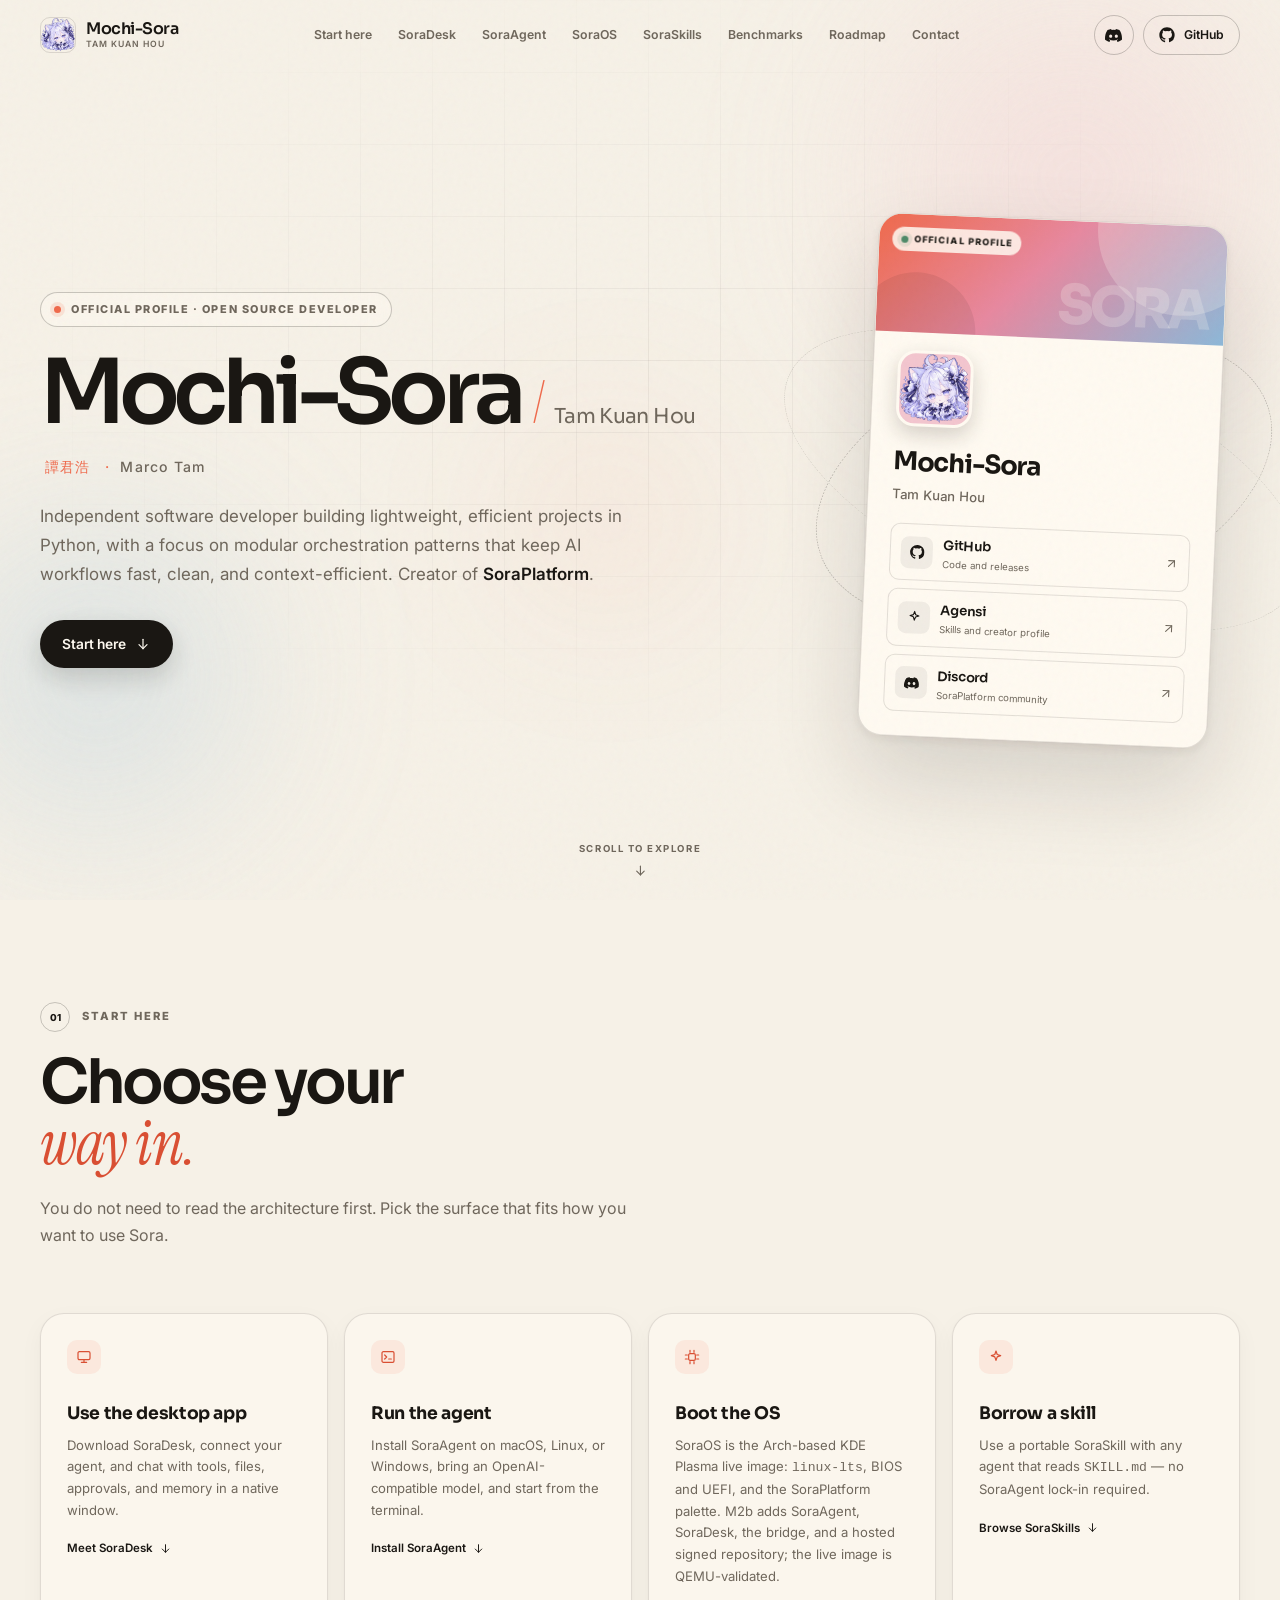
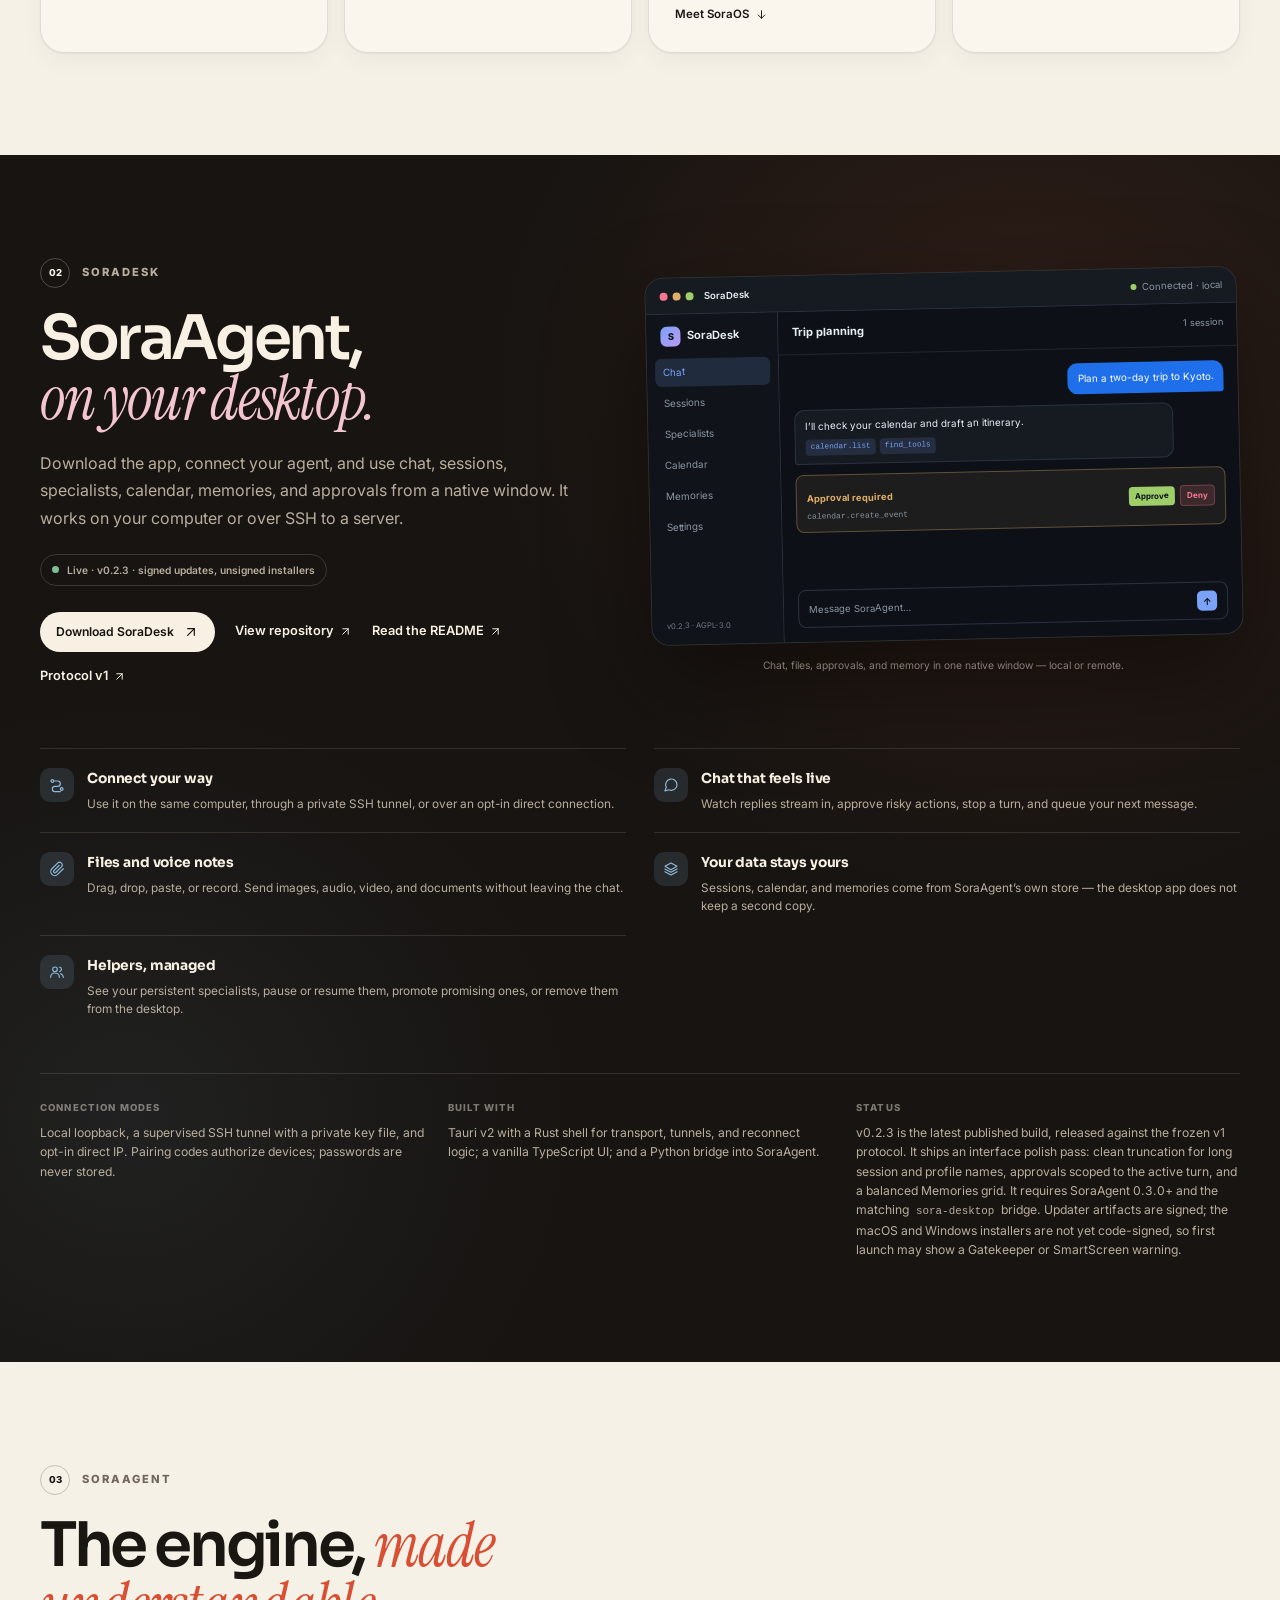
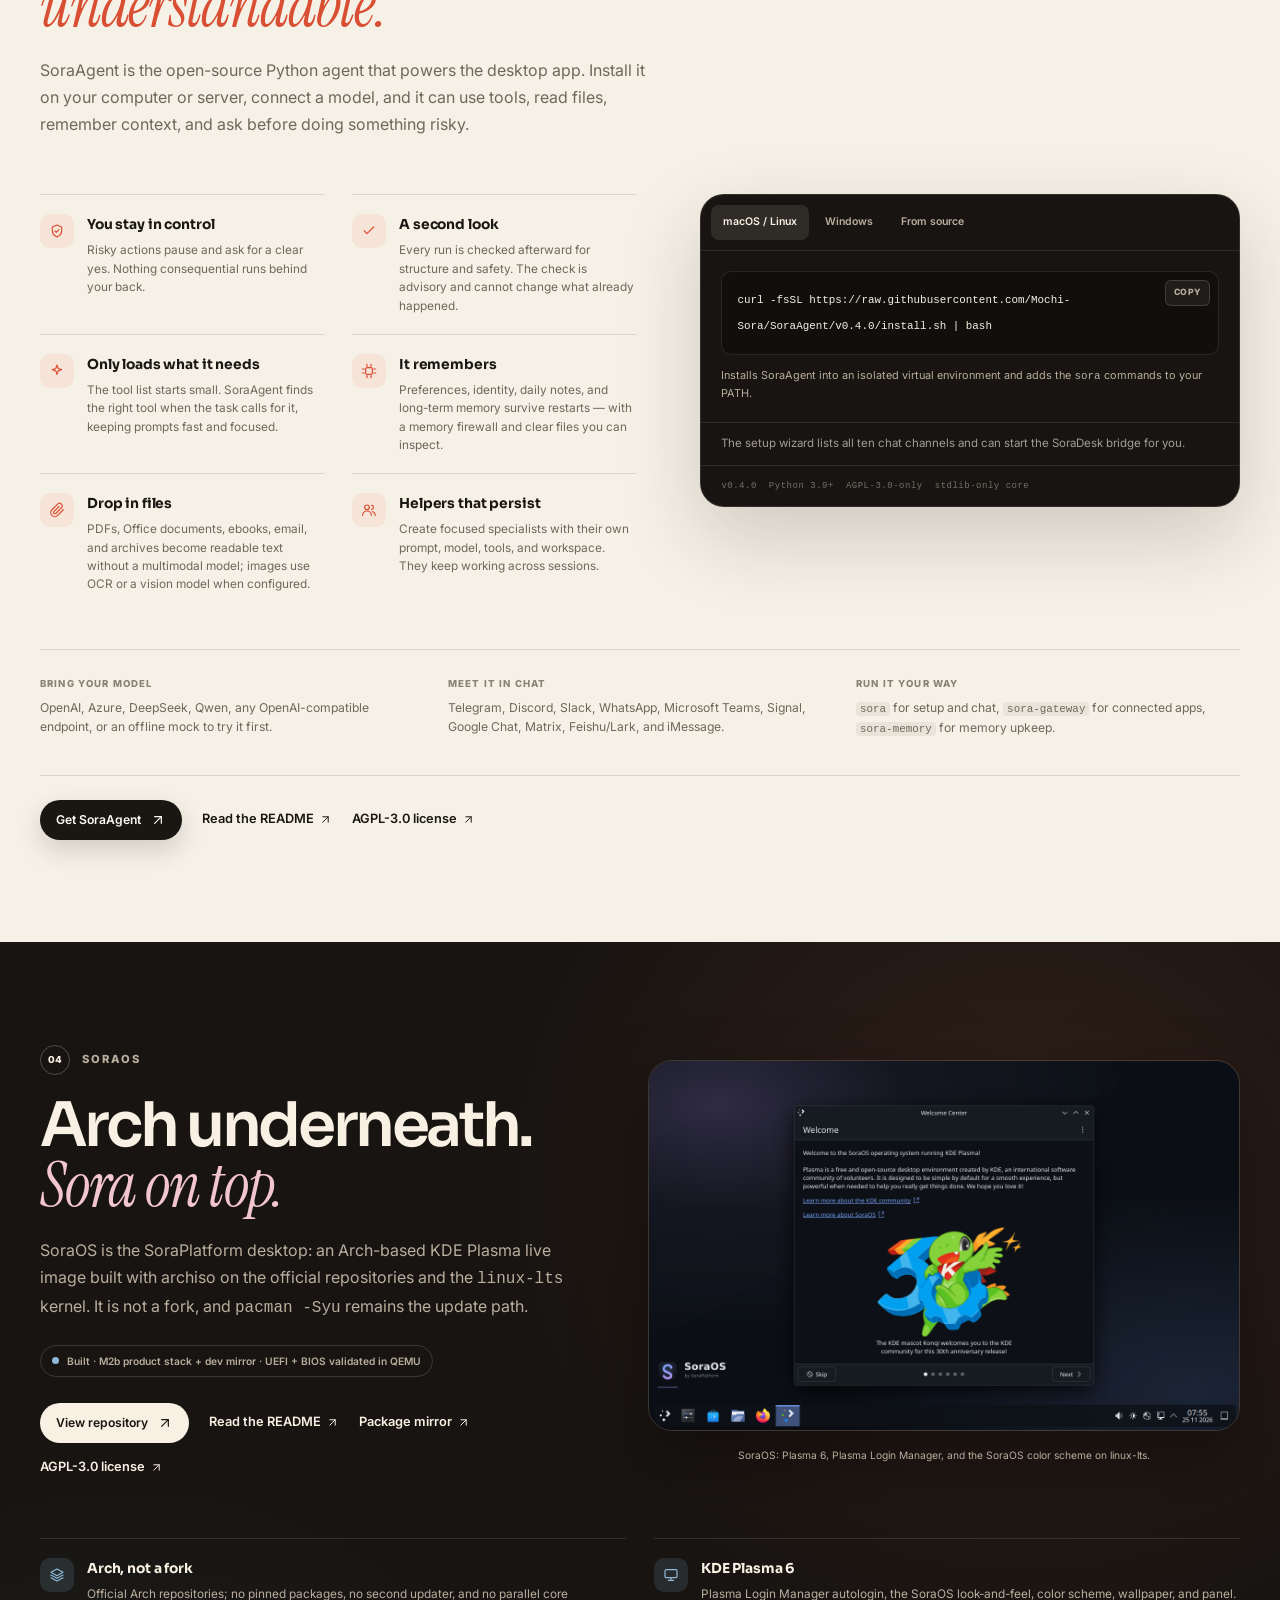
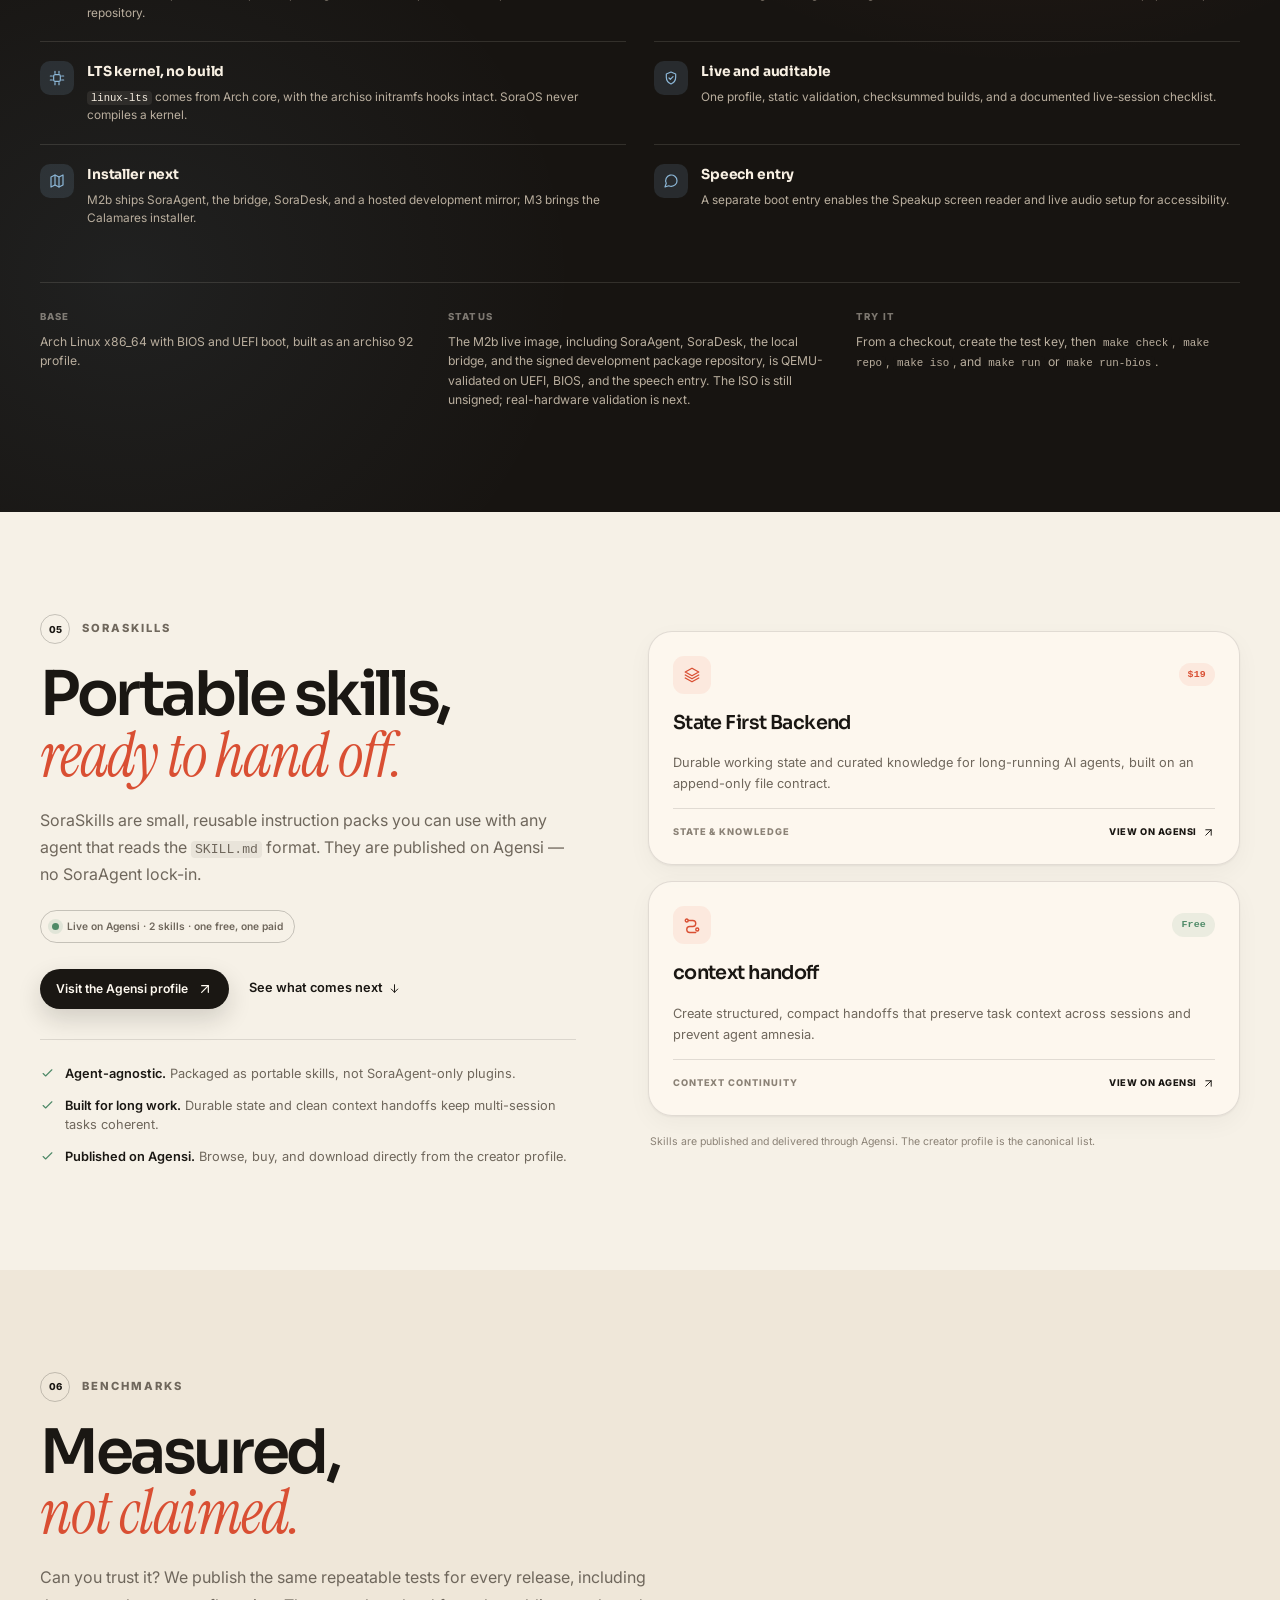
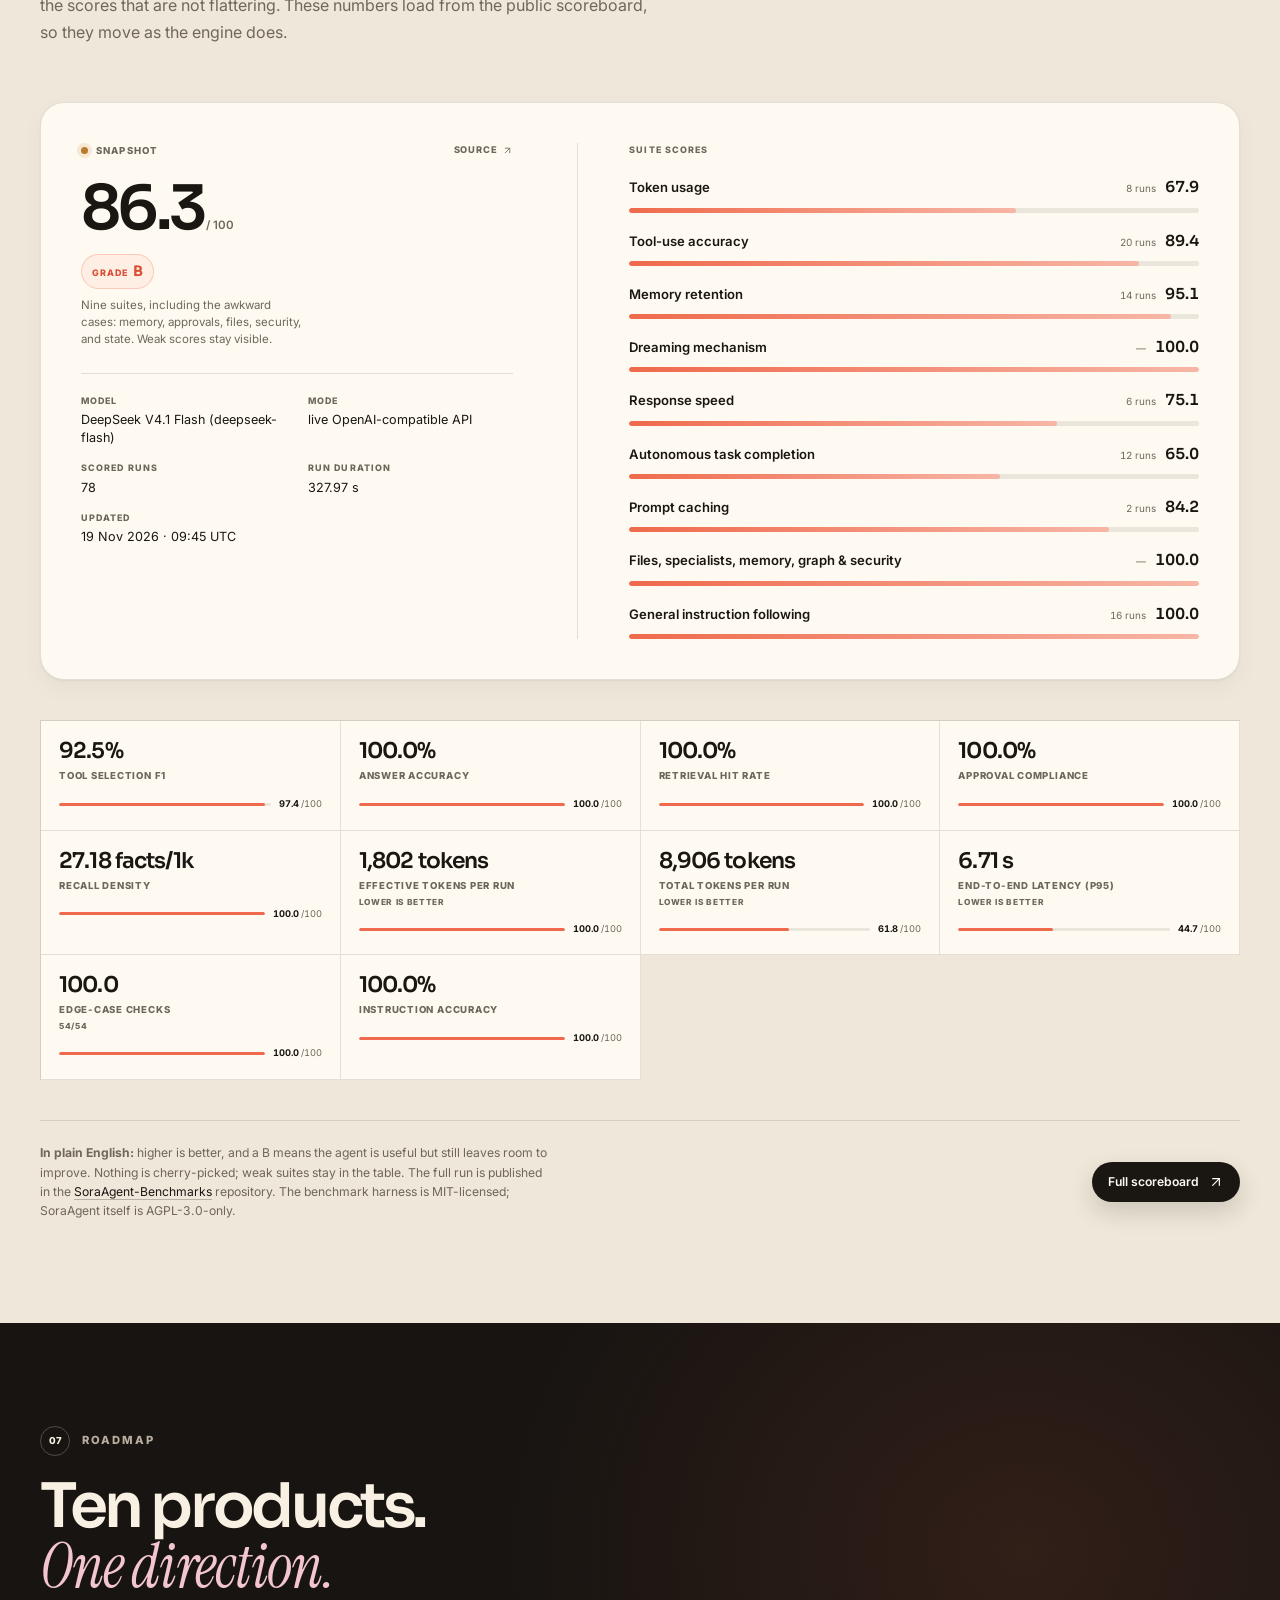
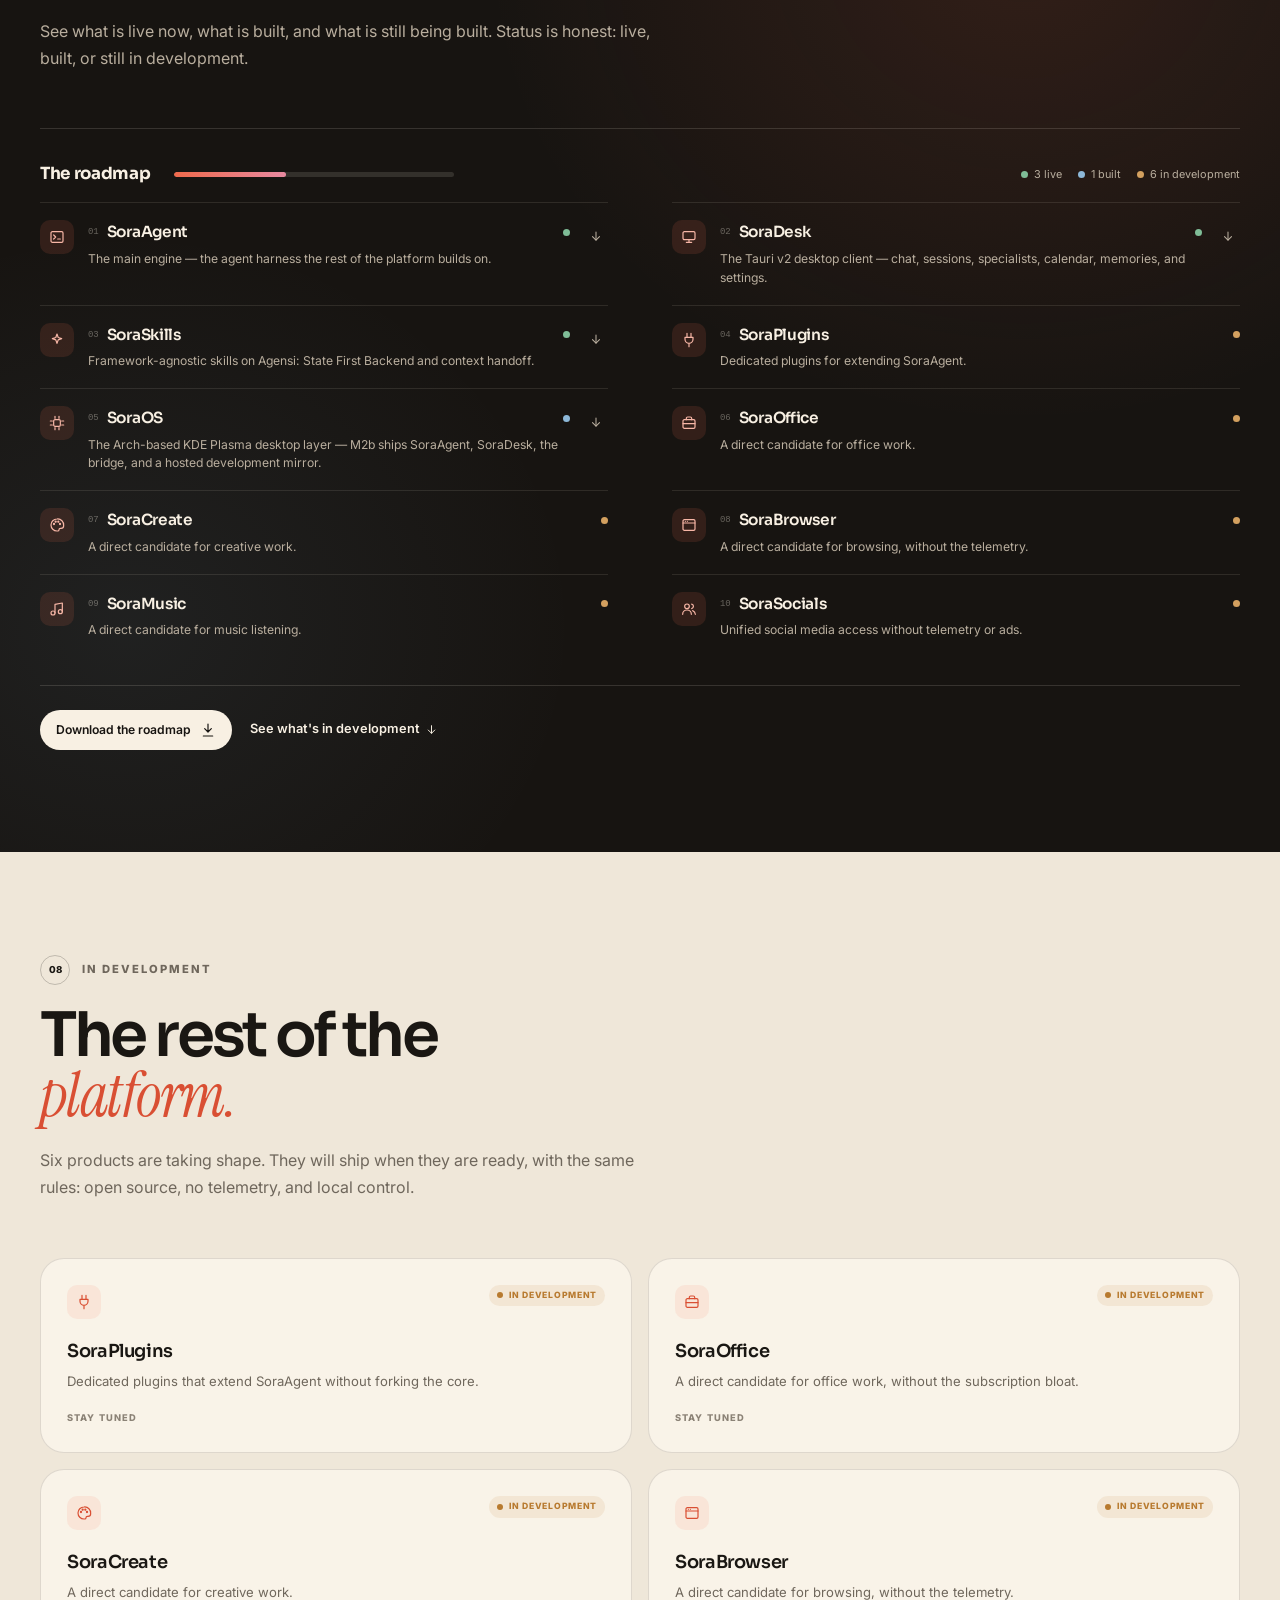
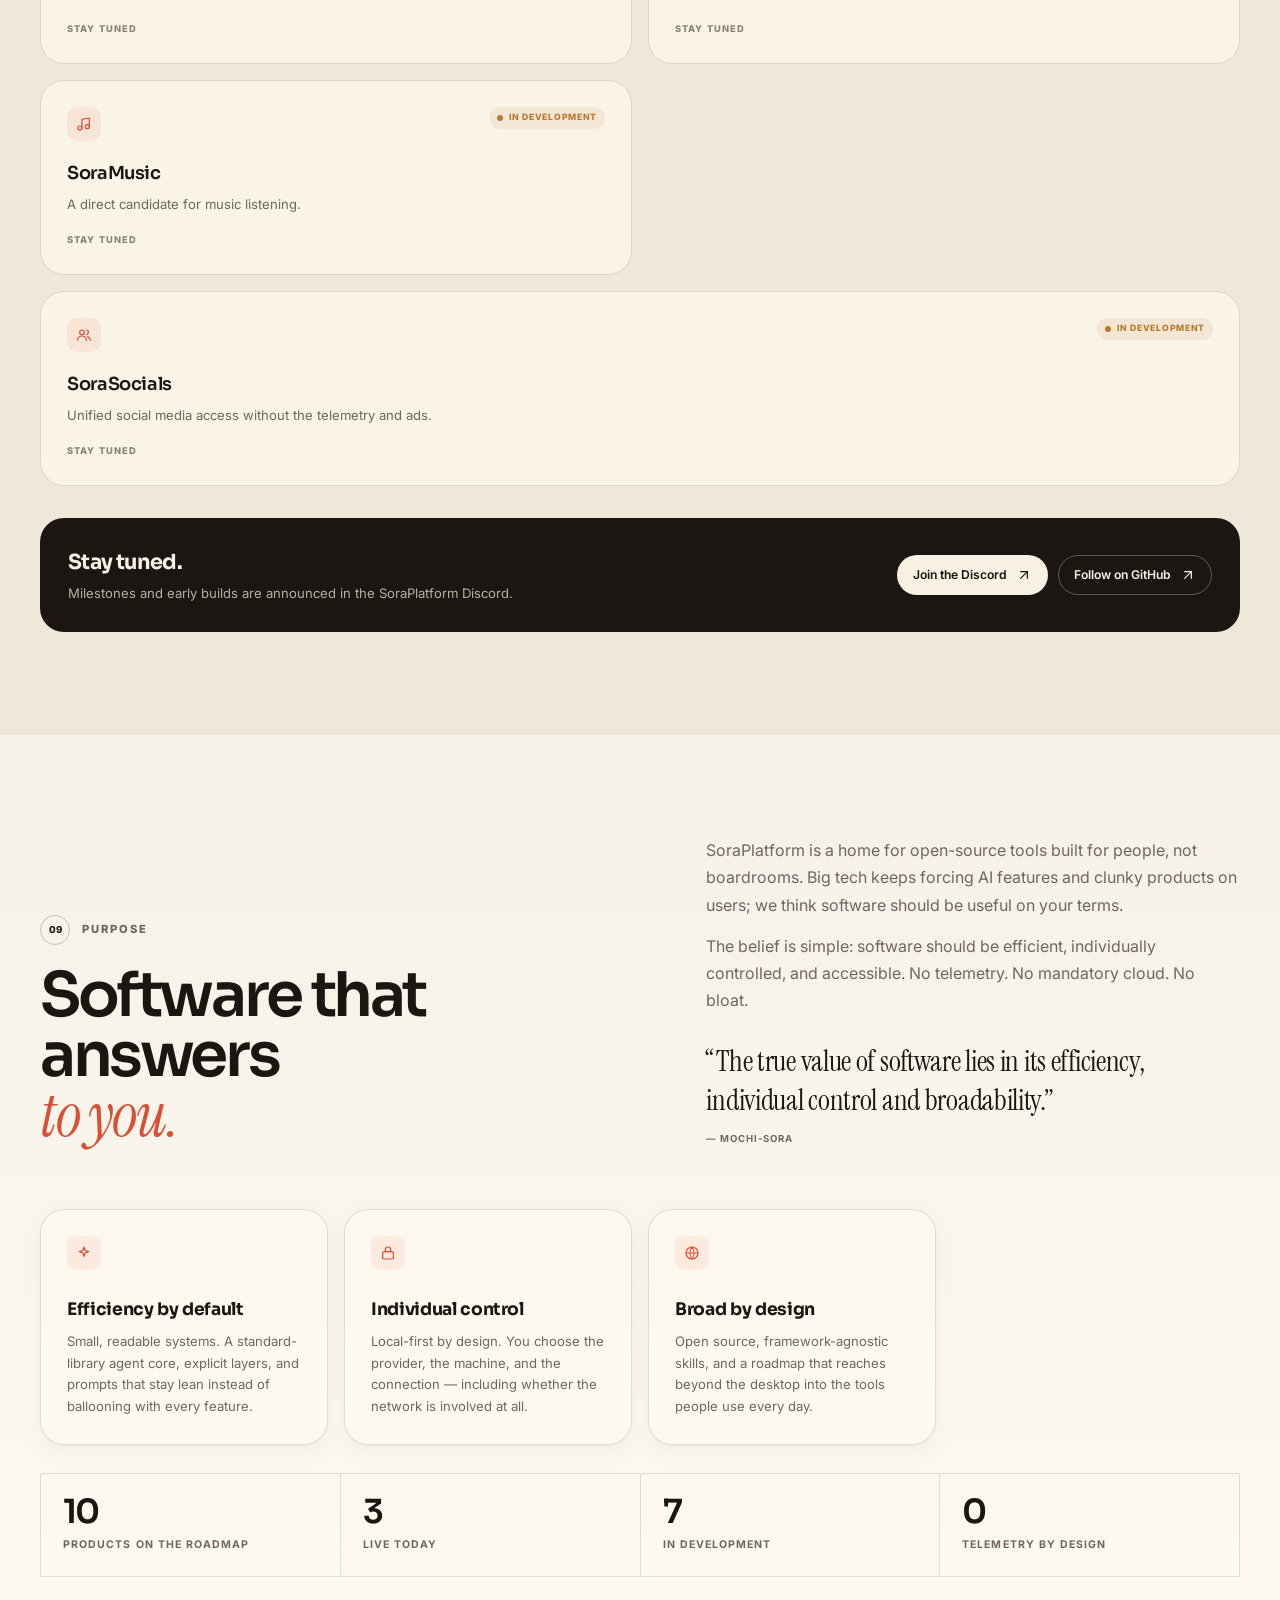
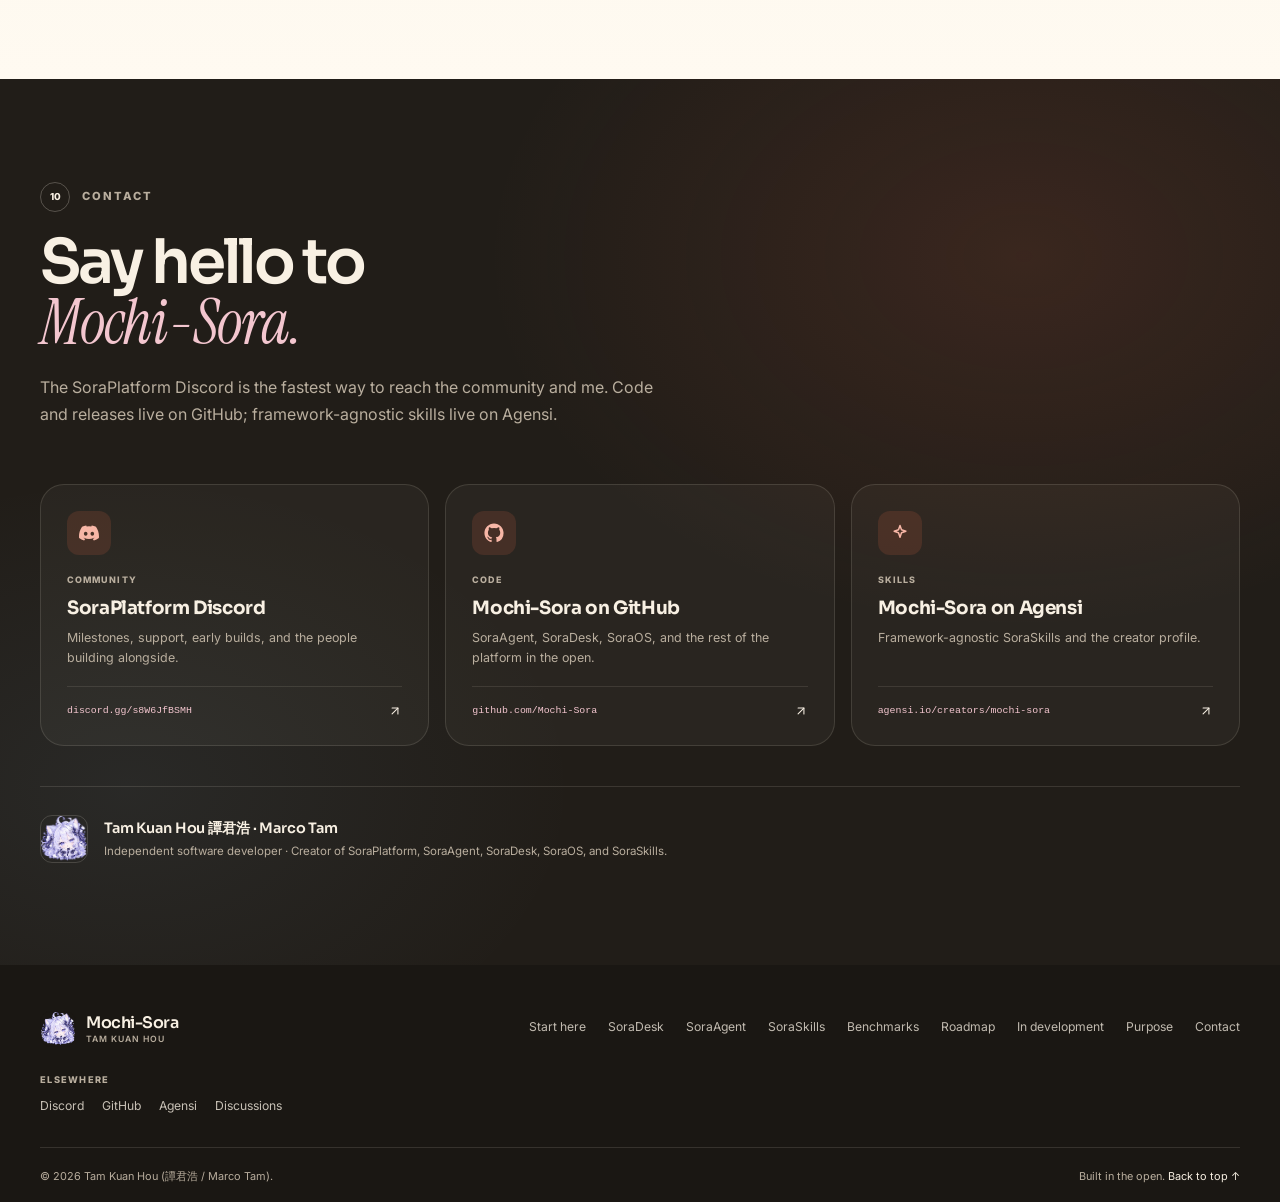
<file: index.html>
<!doctype html>
<html lang="en">
<head>
  <meta charset="utf-8">
  <meta name="viewport" content="width=device-width, initial-scale=1">
  <title>Mochi-Sora — Tam Kuan Hou | SoraPlatform, SoraOS, SoraAgent, SoraDesk &amp; SoraSkills</title>
  <meta name="description" content="The official website of Tam Kuan Hou (譚君浩 / Marco Tam), known as Mochi-Sora — independent software developer and creator of SoraPlatform. Explore the ten-product roadmap, the live benchmark scoreboard, the purpose, the SoraOS Arch-based desktop, the SoraAgent engine, the SoraDesk desktop client, and SoraSkills on Agensi.">
  <meta name="author" content="Tam Kuan Hou (Mochi-Sora)">
  <meta name="theme-color" content="#f6f1e7">
  <meta name="robots" content="index, follow">

  <meta property="og:type" content="website">
  <meta property="og:site_name" content="Mochi-Sora — Official Website">
  <meta property="og:title" content="Mochi-Sora — Tam Kuan Hou | SoraPlatform, SoraOS, SoraAgent, SoraDesk &amp; SoraSkills">
  <meta property="og:description" content="Open-source, independent software built against telemetry and bloat. Meet SoraPlatform, the SoraOS Arch-based desktop, the SoraAgent engine, the SoraDesk desktop client, framework-agnostic SoraSkills on Agensi, and the live benchmark scoreboard.">
  <meta property="og:image" content="https://mochi-sora.github.io/SoraOfficialWebsite/assets/img/og-cover.png?v=20261125">
  <meta name="twitter:card" content="summary_large_image">
  <meta name="twitter:title" content="Mochi-Sora — Tam Kuan Hou">
  <meta name="twitter:description" content="Open-source, independent software built against telemetry and bloat. Creator of SoraPlatform, SoraAgent, SoraDesk, SoraOS, and SoraSkills — with every release scored in public.">
  <meta name="twitter:image" content="https://mochi-sora.github.io/SoraOfficialWebsite/assets/img/og-cover.png?v=20261125">

  <link rel="icon" href="assets/img/favicon.svg?v=20261125" type="image/svg+xml">
  <link rel="preload" href="assets/fonts/Sora.woff2" as="font" type="font/woff2" crossorigin>
  <link rel="preload" href="assets/fonts/Inter.woff2" as="font" type="font/woff2" crossorigin>
  <link rel="preconnect" href="https://raw.githubusercontent.com" crossorigin>
  <link rel="stylesheet" href="assets/css/styles.css">
  <script>document.documentElement.classList.add('js');</script>

  <script type="application/ld+json">
  {
    "@context": "https://schema.org",
    "@graph": [
      {
        "@type": "Person",
        "@id": "#person",
        "name": "Tam Kuan Hou",
        "alternateName": ["Mochi-Sora", "Marco Tam", "譚君浩"],
        "jobTitle": "Independent Software Developer",
        "description": "Independent software developer building lightweight, efficient projects in Python. Creator of SoraPlatform, SoraAgent, SoraDesk, SoraOS, and SoraSkills.",
        "url": "https://github.com/Mochi-Sora",
        "sameAs": [
          "https://github.com/Mochi-Sora",
          "https://www.agensi.io/creators/mochi-sora"
        ],
        "knowsAbout": ["Python", "AI agents", "Open-source software", "Agent orchestration", "Modular tooling", "Developer tooling", "Tauri", "Arch Linux", "Linux distributions", "KDE Plasma"]
      },
      {
        "@type": "Organization",
        "@id": "#soraplatform",
        "name": "SoraPlatform",
        "url": "https://github.com/Mochi-Sora",
        "sameAs": ["https://discord.gg/s8W6JfBSMH"],
        "founder": { "@id": "#person" }
      },
      {
        "@type": "SoftwareApplication",
        "@id": "#soraagent",
        "name": "SoraAgent",
        "applicationCategory": "DeveloperApplication",
        "operatingSystem": "macOS, Linux, Windows",
        "description": "A model-agnostic Python agent harness with human-approval and quality gates.",
        "url": "https://github.com/Mochi-Sora/SoraAgent",
        "license": "https://www.gnu.org/licenses/agpl-3.0.html",
        "author": { "@id": "#person" }
      },
      {
        "@type": "SoftwareApplication",
        "@id": "#soradesk",
        "name": "SoraDesk",
        "applicationCategory": "ProductivityApplication",
        "operatingSystem": "macOS, Linux, Windows",
        "description": "A Tauri v2 desktop client for SoraAgent with local, SSH, and direct-IP connections.",
        "url": "https://github.com/Mochi-Sora/SoraDesk",
        "license": "https://www.gnu.org/licenses/agpl-3.0.html",
        "author": { "@id": "#person" }
      },
      {
        "@type": "SoftwareApplication",
        "@id": "#soraos",
        "name": "SoraOS",
        "applicationCategory": "OperatingSystem",
        "operatingSystem": "Arch Linux",
        "description": "An Arch-based KDE Plasma desktop built as an archiso layer on linux-lts. M2b adds SoraAgent, SoraDesk, the desktop bridge, and a hosted signed package repository.",
        "url": "https://github.com/Mochi-Sora/SoraOS",
        "license": "https://www.gnu.org/licenses/agpl-3.0.html",
        "author": { "@id": "#person" }
      },
      {
        "@type": "ItemList",
        "@id": "#soraskills",
        "name": "SoraSkills",
        "description": "Framework-agnostic agent skills published on Agensi: State First Backend and context handoff.",
        "url": "https://www.agensi.io/creators/mochi-sora",
        "itemListElement": [
          {
            "@type": "ListItem",
            "position": 1,
            "item": {
              "@type": "SoftwareApplication",
              "name": "State First Backend",
              "applicationCategory": "DeveloperApplication",
              "operatingSystem": "Any",
              "description": "Durable working state and curated knowledge for long-running AI agents using an append-only file contract.",
              "url": "https://www.agensi.io/skills/state-first-backend",
              "offers": { "@type": "Offer", "price": "19", "priceCurrency": "USD" },
              "author": { "@id": "#person" }
            }
          },
          {
            "@type": "ListItem",
            "position": 2,
            "item": {
              "@type": "SoftwareApplication",
              "name": "context handoff",
              "applicationCategory": "DeveloperApplication",
              "operatingSystem": "Any",
              "description": "Create structured, compact handoffs to preserve task context across sessions and prevent agent amnesia.",
              "url": "https://www.agensi.io/skills/context-handoff",
              "offers": { "@type": "Offer", "price": "0", "priceCurrency": "USD" },
              "author": { "@id": "#person" }
            }
          }
        ]
      },
      {
        "@type": "WebSite",
        "name": "Mochi-Sora — Official Website",
        "about": { "@id": "#person" }
      }
    ]
  }
  </script>
</head>
<body>
  <a class="skip-link" href="#main">Skip to content</a>
  <div class="scroll-progress" aria-hidden="true"><span id="scroll-progress-bar"></span></div>

  <svg class="svg-sprite" xmlns="http://www.w3.org/2000/svg" aria-hidden="true">
    <symbol id="i-github" viewBox="0 0 24 24">
      <path fill="currentColor" stroke="none" d="M12 .5C5.65.5.5 5.65.5 12c0 5.08 3.29 9.39 7.86 10.91.58.11.79-.25.79-.56v-2.17c-3.2.7-3.87-1.36-3.87-1.36-.52-1.33-1.28-1.68-1.28-1.68-1.05-.72.08-.7.08-.7 1.16.08 1.77 1.19 1.77 1.19 1.03 1.77 2.7 1.26 3.36.96.1-.75.4-1.26.73-1.55-2.55-.29-5.23-1.28-5.23-5.7 0-1.26.45-2.29 1.19-3.1-.12-.29-.52-1.46.11-3.05 0 0 .97-.31 3.18 1.18a11.1 11.1 0 0 1 5.8 0c2.2-1.49 3.17-1.18 3.17-1.18.63 1.59.23 2.76.11 3.05.74.81 1.19 1.84 1.19 3.1 0 4.43-2.69 5.41-5.25 5.69.41.35.78 1.05.78 2.12v3.14c0 .31.21.68.8.56A11.51 11.51 0 0 0 23.5 12C23.5 5.65 18.35.5 12 .5Z"/>
    </symbol>
    <symbol id="i-discord" viewBox="0 0 24 24">
      <path fill="currentColor" stroke="none" d="M20.32 4.37a19.8 19.8 0 0 0-4.89-1.52.07.07 0 0 0-.07.04c-.21.37-.45.86-.61 1.25a18.3 18.3 0 0 0-5.49 0c-.16-.4-.4-.88-.62-1.25a.08.08 0 0 0-.07-.04 19.74 19.74 0 0 0-4.89 1.52.07.07 0 0 0-.03.03C.53 9.05-.32 13.58.1 18.06a.08.08 0 0 0 .03.05 19.9 19.9 0 0 0 5.99 3.03.08.08 0 0 0 .08-.03c.46-.63.88-1.3 1.23-1.99a.08.08 0 0 0-.04-.11c-.65-.25-1.28-.55-1.87-.89a.08.08 0 0 1-.01-.13c.13-.09.25-.19.37-.29a.07.07 0 0 1 .08-.01 14.2 14.2 0 0 0 12.06 0 .07.07 0 0 1 .08.01c.12.1.25.2.37.29a.08.08 0 0 1 0 .13c-.6.35-1.22.64-1.88.89a.08.08 0 0 0-.04.11c.36.7.78 1.36 1.23 1.99a.08.08 0 0 0 .08.03 19.84 19.84 0 0 0 6-3.03.08.08 0 0 0 .03-.05c.5-5.18-.84-9.68-3.55-13.66a.06.06 0 0 0-.03-.03ZM8.02 15.33c-1.18 0-2.16-1.08-2.16-2.42 0-1.33.96-2.42 2.16-2.42 1.21 0 2.18 1.1 2.16 2.42 0 1.34-.96 2.42-2.16 2.42Zm7.97 0c-1.18 0-2.16-1.08-2.16-2.42 0-1.33.96-2.42 2.16-2.42 1.21 0 2.18 1.1 2.16 2.42 0 1.34-.95 2.42-2.16 2.42Z"/>
    </symbol>
    <symbol id="i-arrow-up-right" viewBox="0 0 24 24"><path d="M7 17 17 7"/><path d="M7 7h10v10"/></symbol>
    <symbol id="i-arrow-down" viewBox="0 0 24 24"><path d="M12 5v14"/><path d="m6 13 6 6 6-6"/></symbol>
    <symbol id="i-arrow-up" viewBox="0 0 24 24"><path d="M12 19V5"/><path d="m6 11 6-6 6 6"/></symbol>
    <symbol id="i-check" viewBox="0 0 24 24"><path d="m5 12 4 4L19 6"/></symbol>
    <symbol id="i-menu" viewBox="0 0 24 24"><path d="M4 7h16M4 12h16M4 17h16"/></symbol>
    <symbol id="i-close" viewBox="0 0 24 24"><path d="m6 6 12 12M18 6 6 18"/></symbol>
    <symbol id="i-spark" viewBox="0 0 24 24"><path d="m12 3 1.8 5.2L19 10l-5.2 1.8L12 17l-1.8-5.2L5 10l5.2-1.8L12 3Z"/></symbol>
    <symbol id="i-shield" viewBox="0 0 24 24"><path d="M12 3 5 6v5c0 4.4 2.9 8.4 7 10 4.1-1.6 7-5.6 7-10V6l-7-3Z"/><path d="m9 12 2 2 4-4"/></symbol>
    <symbol id="i-code" viewBox="0 0 24 24"><path d="m8 8-4 4 4 4M16 8l4 4-4 4"/></symbol>
    <symbol id="i-terminal" viewBox="0 0 24 24"><rect x="3" y="4" width="18" height="16" rx="2"/><path d="m7 9 3 3-3 3M13 15h4"/></symbol>
    <symbol id="i-desktop" viewBox="0 0 24 24"><rect x="3" y="4" width="18" height="12" rx="2"/><path d="M8 20h8M12 16v4"/></symbol>
    <symbol id="i-plug" viewBox="0 0 24 24"><path d="M12 22v-5M9 2v6M15 2v6M6 8h12v3a6 6 0 0 1-12 0V8Z"/></symbol>
    <symbol id="i-cpu" viewBox="0 0 24 24"><rect x="7" y="7" width="10" height="10" rx="2"/><path d="M9 2v3M15 2v3M9 19v3M15 19v3M2 9h3M2 15h3M19 9h3M19 15h3"/></symbol>
    <symbol id="i-briefcase" viewBox="0 0 24 24"><rect x="3" y="7" width="18" height="13" rx="2"/><path d="M8 7V5a2 2 0 0 1 2-2h4a2 2 0 0 1 2 2v2M3 13h18"/></symbol>
    <symbol id="i-palette" viewBox="0 0 24 24"><path d="M12 3a9 9 0 1 0 0 18h1a2 2 0 0 0 2-2 2 2 0 0 1 2-2h1a4 4 0 0 0 4-4 9 9 0 0 0-10-10Z"/><circle cx="7.5" cy="10.5" r=".8" fill="currentColor"/><circle cx="10" cy="7" r=".8" fill="currentColor"/><circle cx="14" cy="7" r=".8" fill="currentColor"/><circle cx="16.5" cy="10.5" r=".8" fill="currentColor"/></symbol>
    <symbol id="i-browser" viewBox="0 0 24 24"><rect x="3" y="4" width="18" height="16" rx="2"/><path d="M3 9h18M6.5 6.5h.01M9.5 6.5h.01"/></symbol>
    <symbol id="i-music" viewBox="0 0 24 24"><path d="M9 18V5l11-2v13"/><circle cx="6" cy="18" r="3"/><circle cx="17" cy="16" r="3"/></symbol>
    <symbol id="i-users" viewBox="0 0 24 24"><circle cx="9" cy="8" r="3.5"/><path d="M2.5 20a6.5 6.5 0 0 1 13 0"/><path d="M16 4.6a3.5 3.5 0 0 1 0 6.8M17.5 14.4a6.5 6.5 0 0 1 4 5.6"/></symbol>
    <symbol id="i-book" viewBox="0 0 24 24"><path d="M4 5a2 2 0 0 1 2-2h14v18H6a2 2 0 0 1-2-2V5Z"/><path d="M4 17h16"/><path d="M8 7h6"/></symbol>
    <symbol id="i-license" viewBox="0 0 24 24"><path d="M12 3v18M5 21h14M7 6h10M7 6l-3 7h6L7 6ZM17 6l-3 7h6l-3-7Z"/></symbol>
    <symbol id="i-map" viewBox="0 0 24 24"><path d="m3 6 6-3 6 3 6-3v15l-6 3-6-3-6 3V6Z"/><path d="M9 3v15M15 6v15"/></symbol>
    <symbol id="i-download" viewBox="0 0 24 24"><path d="M12 3v12m-5-5 5 5 5-5"/><path d="M5 21h14"/></symbol>
    <symbol id="i-route" viewBox="0 0 24 24"><circle cx="5" cy="6" r="2"/><circle cx="19" cy="18" r="2"/><path d="M7 6h6a4 4 0 0 1 0 8H9a4 4 0 0 0 0 8h8"/></symbol>
    <symbol id="i-message" viewBox="0 0 24 24"><path d="M21 11.5a8.4 8.4 0 0 1-8.5 8.5 8.5 8.5 0 0 1-3.8-.9L3 21l1.9-5.7A8.5 8.5 0 1 1 21 11.5Z"/></symbol>
    <symbol id="i-paperclip" viewBox="0 0 24 24"><path d="m21.4 11.6-8.5 8.5a6 6 0 0 1-8.5-8.5l8.5-8.5a4 4 0 0 1 5.7 5.7l-8.5 8.5a2 2 0 0 1-2.8-2.8l7.8-7.8"/></symbol>
    <symbol id="i-layers" viewBox="0 0 24 24"><path d="m12 3 9 5-9 5-9-5 9-5Z"/><path d="m3 12 9 5 9-5"/><path d="m3 16 9 5 9-5"/></symbol>
    <symbol id="i-lock" viewBox="0 0 24 24"><rect x="4" y="10" width="16" height="11" rx="2"/><path d="M8 10V7a4 4 0 0 1 8 0v3"/></symbol>
    <symbol id="i-globe" viewBox="0 0 24 24"><circle cx="12" cy="12" r="9"/><path d="M3 12h18M12 3a15 15 0 0 1 0 18M12 3a15 15 0 0 0 0 18"/></symbol>
  </svg>

  <header class="site-header" id="top">
    <div class="container header-inner">
      <a class="brand" href="#top" aria-label="Mochi-Sora home">
        <img class="brand-mark" src="assets/img/mochi-sora-avatar.png?v=20261117" alt="" width="36" height="36">
        <span class="brand-text">Mochi-Sora<small>Tam Kuan Hou</small></span>
      </a>
      <nav class="site-nav" aria-label="Primary">
        <a href="#start">Start here</a>
        <a href="#soradesk">SoraDesk</a>
        <a href="#soraagent">SoraAgent</a>
        <a href="#soraos">SoraOS</a>
        <a href="#soraskills">SoraSkills</a>
        <a href="#benchmarks">Benchmarks</a>
        <a href="#roadmap">Roadmap</a>
        <a href="#contact">Contact</a>
      </nav>
      <div class="header-actions">
        <a class="icon-btn" href="https://discord.gg/s8W6JfBSMH" target="_blank" rel="noopener noreferrer" aria-label="Join the SoraPlatform Discord">
          <svg class="icon icon--fill" aria-hidden="true"><use href="#i-discord"></use></svg>
        </a>
        <a class="btn btn-secondary btn-small header-github" href="https://github.com/Mochi-Sora" target="_blank" rel="noopener noreferrer">
          <svg class="icon icon--fill" aria-hidden="true"><use href="#i-github"></use></svg> GitHub
        </a>
        <button class="menu-toggle" type="button" aria-expanded="false" aria-controls="mobile-nav" aria-label="Open menu">
          <svg class="icon icon-menu" aria-hidden="true"><use href="#i-menu"></use></svg>
          <svg class="icon icon-close" aria-hidden="true"><use href="#i-close"></use></svg>
        </button>
      </div>
    </div>
    <nav class="mobile-nav" id="mobile-nav" aria-label="Mobile" hidden>
      <a href="#start">Start here <svg class="icon" aria-hidden="true"><use href="#i-arrow-up-right"></use></svg></a>
      <a href="#soradesk">SoraDesk <svg class="icon" aria-hidden="true"><use href="#i-arrow-up-right"></use></svg></a>
      <a href="#soraagent">SoraAgent <svg class="icon" aria-hidden="true"><use href="#i-arrow-up-right"></use></svg></a>
      <a href="#soraskills">SoraSkills <svg class="icon" aria-hidden="true"><use href="#i-arrow-up-right"></use></svg></a>
      <a href="#benchmarks">Benchmarks <svg class="icon" aria-hidden="true"><use href="#i-arrow-up-right"></use></svg></a>
      <a href="#roadmap">Roadmap <svg class="icon" aria-hidden="true"><use href="#i-arrow-up-right"></use></svg></a>
      <a href="#contact">Contact <svg class="icon" aria-hidden="true"><use href="#i-arrow-up-right"></use></svg></a>
    </nav>
  </header>

  <main id="main">
<section class="hero" aria-labelledby="hero-title">
      <div class="hero-bg" aria-hidden="true">
        <span class="hero-blob hero-blob-1"></span>
        <span class="hero-blob hero-blob-2"></span>
        <span class="hero-blob hero-blob-3"></span>
        <div class="hero-grid"></div>
      </div>
      <div class="container hero-inner">
        <div class="hero-copy">
          <p class="eyebrow reveal"><span class="eyebrow-dot"></span> Official profile · Open source developer</p>
          <h1 class="hero-title reveal" id="hero-title">
            <span class="hero-handle">Mochi-Sora</span>
            <span class="hero-name-wrap"><span class="hero-slash" aria-hidden="true">/</span><span class="hero-name">Tam Kuan Hou</span></span>
          </h1>
          <p class="hero-alt reveal"><span lang="zh-Hant">譚君浩</span> <span aria-hidden="true">·</span> Marco Tam</p>
          <p class="hero-lede reveal">Independent software developer building lightweight, efficient projects in Python, with a focus on modular orchestration patterns that keep AI workflows fast, clean, and context-efficient. Creator of <strong>SoraPlatform</strong>.</p>
          <div class="hero-actions reveal">
            <a class="btn btn-primary" href="#start">Start here <svg class="icon" aria-hidden="true"><use href="#i-arrow-down"></use></svg></a>
          </div>
        </div>

        <div class="hero-visual reveal" data-tilt>
          <div class="hero-orbit hero-orbit-1" aria-hidden="true"></div>
          <div class="hero-orbit hero-orbit-2" aria-hidden="true"></div>
          <article class="id-card" id="tilt-card">
            <div class="id-card-cover">
              <span class="id-card-watermark" aria-hidden="true">SORA</span>
              <span class="id-card-badge"><span class="live-dot" aria-hidden="true"></span> Official profile</span>
            </div>
            <div class="id-card-body">
              <img class="id-card-avatar" src="assets/img/mochi-sora-avatar.png?v=20261117" alt="Mochi-Sora avatar" width="420" height="420">
              <div class="id-card-heading">
                <h2>Mochi-Sora</h2>
                <p>Tam Kuan Hou</p>
              </div>
              <div class="id-card-links" aria-label="Find Mochi-Sora" role="group">
                <a class="id-card-link" href="https://github.com/Mochi-Sora" target="_blank" rel="noopener noreferrer">
                  <span class="id-card-link-icon"><svg class="icon icon--fill" aria-hidden="true"><use href="#i-github"></use></svg></span>
                  <span class="id-card-link-text"><strong>GitHub</strong><small>Code and releases</small></span>
                  <svg class="icon" aria-hidden="true"><use href="#i-arrow-up-right"></use></svg>
                </a>
                <a class="id-card-link" href="https://www.agensi.io/creators/mochi-sora" target="_blank" rel="noopener noreferrer">
                  <span class="id-card-link-icon"><svg class="icon" aria-hidden="true"><use href="#i-spark"></use></svg></span>
                  <span class="id-card-link-text"><strong>Agensi</strong><small>Skills and creator profile</small></span>
                  <svg class="icon" aria-hidden="true"><use href="#i-arrow-up-right"></use></svg>
                </a>
                <a class="id-card-link" href="https://discord.gg/s8W6JfBSMH" target="_blank" rel="noopener noreferrer">
                  <span class="id-card-link-icon"><svg class="icon icon--fill" aria-hidden="true"><use href="#i-discord"></use></svg></span>
                  <span class="id-card-link-text"><strong>Discord</strong><small>SoraPlatform community</small></span>
                  <svg class="icon" aria-hidden="true"><use href="#i-arrow-up-right"></use></svg>
                </a>
              </div>
            </div>
          </article>
        </div>
      </div>
      <a class="hero-scroll" href="#roadmap" aria-label="Scroll to roadmap">
        <span>Scroll to explore</span>
        <svg class="icon" aria-hidden="true"><use href="#i-arrow-down"></use></svg>
      </a>
    </section>

    

    <section class="section start" id="start" aria-labelledby="start-title">
      <div class="container">
        <div class="section-head reveal">
          <p class="section-label"><span>01</span> Start here</p>
          <h2 class="section-title" id="start-title"><span class="title-line">Choose your</span> <em>way in.</em></h2>
          <p class="section-lede">You do not need to read the architecture first. Pick the surface that fits how you want to use Sora.</p>
        </div>
        <div class="principle-grid reveal">
          <article class="principle-card">
            <span class="feature-icon"><svg class="icon" aria-hidden="true"><use href="#i-desktop"></use></svg></span>
            <h3>Use the desktop app</h3>
            <p>Download SoraDesk, connect your agent, and chat with tools, files, approvals, and memory in a native window.</p>
            <a class="text-link" href="#soradesk">Meet SoraDesk <svg class="icon" aria-hidden="true"><use href="#i-arrow-down"></use></svg></a>
          </article>
          <article class="principle-card">
            <span class="feature-icon"><svg class="icon" aria-hidden="true"><use href="#i-terminal"></use></svg></span>
            <h3>Run the agent</h3>
            <p>Install SoraAgent on macOS, Linux, or Windows, bring an OpenAI-compatible model, and start from the terminal.</p>
            <a class="text-link" href="#soraagent">Install SoraAgent <svg class="icon" aria-hidden="true"><use href="#i-arrow-down"></use></svg></a>
          </article>
          <article class="principle-card">
            <span class="feature-icon"><svg class="icon" aria-hidden="true"><use href="#i-cpu"></use></svg></span>
            <h3>Boot the OS</h3>
            <p>SoraOS is the Arch-based KDE Plasma live image: <code>linux-lts</code>, BIOS and UEFI, and the SoraPlatform palette. M2b adds SoraAgent, SoraDesk, the bridge, and a hosted signed repository; the live image is QEMU-validated.</p>
            <a class="text-link" href="#soraos">Meet SoraOS <svg class="icon" aria-hidden="true"><use href="#i-arrow-down"></use></svg></a>
          </article>
          <article class="principle-card">
            <span class="feature-icon"><svg class="icon" aria-hidden="true"><use href="#i-spark"></use></svg></span>
            <h3>Borrow a skill</h3>
            <p>Use a portable SoraSkill with any agent that reads <code>SKILL.md</code> — no SoraAgent lock-in required.</p>
            <a class="text-link" href="#soraskills">Browse SoraSkills <svg class="icon" aria-hidden="true"><use href="#i-arrow-down"></use></svg></a>
          </article>
        </div>
      </div>
    </section>

    

    <section class="section section-dark desk" id="soradesk" aria-labelledby="desk-title">
      <div class="container">
        <div class="desk-grid">
          <div class="desk-copy">
            <p class="section-label light reveal"><span>02</span> SoraDesk</p>
            <h2 class="section-title light reveal" id="desk-title"><span class="title-line">SoraAgent,</span> <em>on your desktop.</em></h2>
            <p class="section-lede light reveal">Download the app, connect your agent, and use chat, sessions, specialists, calendar, memories, and approvals from a native window. It works on your computer or over SSH to a server.</p>
            <p class="desk-status-line reveal"><span class="status-dot live" role="img" aria-label="Live"></span> Live · v0.2.3 · signed updates, unsigned installers</p>
            <div class="desk-actions reveal">
              <a class="btn btn-light btn-small" href="https://github.com/Mochi-Sora/SoraDesk/releases/latest" target="_blank" rel="noopener noreferrer">Download SoraDesk <svg class="icon" aria-hidden="true"><use href="#i-arrow-up-right"></use></svg></a>
              <a class="text-link light" href="https://github.com/Mochi-Sora/SoraDesk" target="_blank" rel="noopener noreferrer">View repository <svg class="icon" aria-hidden="true"><use href="#i-arrow-up-right"></use></svg></a>
              <a class="text-link light" href="documents/SoraDesk-README.md">Read the README <svg class="icon" aria-hidden="true"><use href="#i-arrow-up-right"></use></svg></a>
              <a class="text-link light" href="documents/SoraDesk-protocol.md">Protocol v1 <svg class="icon" aria-hidden="true"><use href="#i-arrow-up-right"></use></svg></a>
            </div>
          </div>

          <div class="desk-visual reveal">
            <div class="desk-window" role="img" aria-label="Preview of the SoraDesk app: a sidebar with Chat, Sessions, Specialists, Calendar, Memories, and Settings, and a chat view with a streamed reply and a tool approval request.">
              <div class="desk-titlebar">
                <span class="desk-dots" aria-hidden="true"><i></i><i></i><i></i></span>
                <span class="desk-title">SoraDesk</span>
                <span class="desk-status"><i aria-hidden="true"></i> Connected · local</span>
              </div>
              <div class="desk-body">
                <aside class="desk-sidebar" aria-hidden="true">
                  <div class="desk-brand"><span>S</span> SoraDesk</div>
                  <nav class="desk-nav">
                    <span class="is-active">Chat</span>
                    <span>Sessions</span>
                    <span>Specialists</span>
                    <span>Calendar</span>
                    <span>Memories</span>
                    <span>Settings</span>
                  </nav>
                  <div class="desk-sidebar-foot">v0.2.3 · AGPL-3.0</div>
                </aside>
                <div class="desk-main" aria-hidden="true">
                  <div class="desk-chat-head"><strong>Trip planning</strong><span>1 session</span></div>
                  <div class="desk-transcript">
                    <div class="desk-msg user"><p>Plan a two-day trip to Kyoto.</p></div>
                    <div class="desk-msg assistant">
                      <p>I’ll check your calendar and draft an itinerary.</p>
                      <div class="desk-chips"><span>calendar.list</span><span>find_tools</span></div>
                    </div>
                    <div class="desk-approval">
                      <div><strong>Approval required</strong><p>calendar.create_event</p></div>
                      <div class="desk-approval-actions"><span class="approve">Approve</span><span class="deny">Deny</span></div>
                    </div>
                  </div>
                  <div class="desk-composer"><span>Message SoraAgent…</span><span class="desk-send">↑</span></div>
                </div>
              </div>
            </div>
            <p class="desk-caption">Chat, files, approvals, and memory in one native window — local or remote.</p>
          </div>
        </div>

        <div class="feature-list desk-features reveal">
          <article class="feature">
            <span class="feature-icon"><svg class="icon" aria-hidden="true"><use href="#i-route"></use></svg></span>
            <div><h3>Connect your way</h3><p>Use it on the same computer, through a private SSH tunnel, or over an opt-in direct connection.</p></div>
          </article>
          <article class="feature">
            <span class="feature-icon"><svg class="icon" aria-hidden="true"><use href="#i-message"></use></svg></span>
            <div><h3>Chat that feels live</h3><p>Watch replies stream in, approve risky actions, stop a turn, and queue your next message.</p></div>
          </article>
          <article class="feature">
            <span class="feature-icon"><svg class="icon" aria-hidden="true"><use href="#i-paperclip"></use></svg></span>
            <div><h3>Files and voice notes</h3><p>Drag, drop, paste, or record. Send images, audio, video, and documents without leaving the chat.</p></div>
          </article>
          <article class="feature">
            <span class="feature-icon"><svg class="icon" aria-hidden="true"><use href="#i-layers"></use></svg></span>
            <div><h3>Your data stays yours</h3><p>Sessions, calendar, and memories come from SoraAgent’s own store — the desktop app does not keep a second copy.</p></div>
          </article>
          <article class="feature">
            <span class="feature-icon"><svg class="icon" aria-hidden="true"><use href="#i-users"></use></svg></span>
            <div><h3>Helpers, managed</h3><p>See your persistent specialists, pause or resume them, promote promising ones, or remove them from the desktop.</p></div>
          </article>
        </div>

        <div class="flagship-facts desk-facts reveal">
          <div class="flagship-fact">
            <h3>Connection modes</h3>
            <p>Local loopback, a supervised SSH tunnel with a private key file, and opt-in direct IP. Pairing codes authorize devices; passwords are never stored.</p>
          </div>
          <div class="flagship-fact">
            <h3>Built with</h3>
            <p>Tauri v2 with a Rust shell for transport, tunnels, and reconnect logic; a vanilla TypeScript UI; and a Python bridge into SoraAgent.</p>
          </div>
          <div class="flagship-fact">
            <h3>Status</h3>
            <p>v0.2.3 is the latest published build, released against the frozen v1 protocol. It ships an interface polish pass: clean truncation for long session and profile names, approvals scoped to the active turn, and a balanced Memories grid. It requires SoraAgent 0.3.0+ and the matching <code>sora-desktop</code> bridge. Updater artifacts are signed; the macOS and Windows installers are not yet code-signed, so first launch may show a Gatekeeper or SmartScreen warning.</p>
          </div>
        </div>
      </div>
    </section>

    <section class="section flagship" id="soraagent" aria-labelledby="flagship-title">
      <div class="container">
        <div class="flagship-head reveal">
          <p class="section-label"><span>03</span> SoraAgent</p>
          <h2 class="section-title" id="flagship-title">The engine, <em>made understandable.</em></h2>
          <p class="section-lede">SoraAgent is the open-source Python agent that powers the desktop app. Install it on your computer or server, connect a model, and it can use tools, read files, remember context, and ask before doing something risky.</p>
        </div>

        <div class="flagship-grid">
          <div class="feature-list reveal">
            <article class="feature">
              <span class="feature-icon"><svg class="icon" aria-hidden="true"><use href="#i-shield"></use></svg></span>
              <div><h3>You stay in control</h3><p>Risky actions pause and ask for a clear yes. Nothing consequential runs behind your back.</p></div>
            </article>
            <article class="feature">
              <span class="feature-icon"><svg class="icon" aria-hidden="true"><use href="#i-check"></use></svg></span>
              <div><h3>A second look</h3><p>Every run is checked afterward for structure and safety. The check is advisory and cannot change what already happened.</p></div>
            </article>
            <article class="feature">
              <span class="feature-icon"><svg class="icon" aria-hidden="true"><use href="#i-spark"></use></svg></span>
              <div><h3>Only loads what it needs</h3><p>The tool list starts small. SoraAgent finds the right tool when the task calls for it, keeping prompts fast and focused.</p></div>
            </article>
            <article class="feature">
              <span class="feature-icon"><svg class="icon" aria-hidden="true"><use href="#i-cpu"></use></svg></span>
              <div><h3>It remembers</h3><p>Preferences, identity, daily notes, and long-term memory survive restarts — with a memory firewall and clear files you can inspect.</p></div>
            </article>
            <article class="feature">
              <span class="feature-icon"><svg class="icon" aria-hidden="true"><use href="#i-paperclip"></use></svg></span>
              <div><h3>Drop in files</h3><p>PDFs, Office documents, ebooks, email, and archives become readable text without a multimodal model; images use OCR or a vision model when configured.</p></div>
            </article>
            <article class="feature">
              <span class="feature-icon"><svg class="icon" aria-hidden="true"><use href="#i-users"></use></svg></span>
              <div><h3>Helpers that persist</h3><p>Create focused specialists with their own prompt, model, tools, and workspace. They keep working across sessions.</p></div>
            </article>
          </div>

          <div class="install-panel reveal">
            <div class="install-tabs" role="tablist" aria-label="Install methods">
              <button class="install-tab is-active" type="button" role="tab" id="tab-unix" aria-selected="true" aria-controls="pane-unix" tabindex="0" data-tab="unix">macOS / Linux</button>
              <button class="install-tab" type="button" role="tab" id="tab-windows" aria-selected="false" aria-controls="pane-windows" tabindex="-1" data-tab="windows">Windows</button>
              <button class="install-tab" type="button" role="tab" id="tab-source" aria-selected="false" aria-controls="pane-source" tabindex="-1" data-tab="source">From source</button>
            </div>
            <div class="install-body">
              <div class="install-pane is-active" id="pane-unix" role="tabpanel" aria-labelledby="tab-unix" data-pane="unix">
                <div class="code-block">
                  <pre><code>curl -fsSL https://raw.githubusercontent.com/Mochi-Sora/SoraAgent/v0.4.0/install.sh | bash</code></pre>
                  <button class="copy-btn" type="button">Copy</button>
                </div>
                <p>Installs SoraAgent into an isolated virtual environment and adds the <code>sora</code> commands to your PATH.</p>
              </div>
              <div class="install-pane" id="pane-windows" role="tabpanel" aria-labelledby="tab-windows" data-pane="windows" hidden>
                <div class="code-block">
                  <pre><code>irm https://raw.githubusercontent.com/Mochi-Sora/SoraAgent/v0.4.0/install.ps1 | iex</code></pre>
                  <button class="copy-btn" type="button">Copy</button>
                </div>
                <p>Installs SoraAgent into an isolated environment on Windows and verifies the console scripts.</p>
              </div>
              <div class="install-pane" id="pane-source" role="tabpanel" aria-labelledby="tab-source" data-pane="source" hidden>
                <div class="code-block">
                  <pre><code>git clone https://github.com/Mochi-Sora/SoraAgent.git
cd SoraAgent
python -m venv .venv
source .venv/bin/activate
pip install -e ".[openai,memory,cli,files,dev]"</code></pre>
                  <button class="copy-btn" type="button">Copy</button>
                </div>
                <p>For contributors. On Windows, activate with <code>.venv\Scripts\activate</code>.</p>
              </div>
            </div>
            <p class="install-note">The setup wizard lists all ten chat channels and can start the SoraDesk bridge for you.</p>
            <div class="install-meta">
              <span>v0.4.0</span><span>Python 3.9+</span><span>AGPL-3.0-only</span><span>stdlib-only core</span>
            </div>
          </div>
        </div>

        <div class="flagship-facts reveal">
          <div class="flagship-fact">
            <h3>Bring your model</h3>
            <p>OpenAI, Azure, DeepSeek, Qwen, any OpenAI-compatible endpoint, or an offline mock to try it first.</p>
          </div>
          <div class="flagship-fact">
            <h3>Meet it in chat</h3>
            <p>Telegram, Discord, Slack, WhatsApp, Microsoft Teams, Signal, Google Chat, Matrix, Feishu/Lark, and iMessage.</p>
          </div>
          <div class="flagship-fact">
            <h3>Run it your way</h3>
            <p><code>sora</code> for setup and chat, <code>sora-gateway</code> for connected apps, <code>sora-memory</code> for memory upkeep.</p>
          </div>
        </div>

        <div class="flagship-links reveal">
          <a class="btn btn-primary btn-small" href="https://github.com/Mochi-Sora/SoraAgent" target="_blank" rel="noopener noreferrer">Get SoraAgent <svg class="icon" aria-hidden="true"><use href="#i-arrow-up-right"></use></svg></a>
          <a class="text-link" href="documents/SoraAgent-README.md">Read the README <svg class="icon" aria-hidden="true"><use href="#i-arrow-up-right"></use></svg></a>
          <a class="text-link" href="documents/SoraAgent-LICENSE.txt">AGPL-3.0 license <svg class="icon" aria-hidden="true"><use href="#i-arrow-up-right"></use></svg></a>
        </div>
      </div>
    </section>

    <section class="section section-dark desk" id="soraos" aria-labelledby="os-title">
      <div class="container">
        <div class="desk-grid">
          <div class="desk-copy">
            <p class="section-label light reveal"><span>04</span> SoraOS</p>
            <h2 class="section-title light reveal" id="os-title"><span class="title-line">Arch underneath.</span> <em>Sora on top.</em></h2>
            <p class="section-lede light reveal">SoraOS is the SoraPlatform desktop: an Arch-based KDE Plasma live image built with archiso on the official repositories and the <code>linux-lts</code> kernel. It is not a fork, and <code>pacman -Syu</code> remains the update path.</p>
            <p class="desk-status-line reveal"><span class="status-dot built" role="img" aria-label="Built"></span> Built · M2b product stack + dev mirror · UEFI + BIOS validated in QEMU</p>
            <div class="desk-actions reveal">
              <a class="btn btn-light btn-small" href="https://github.com/Mochi-Sora/SoraOS" target="_blank" rel="noopener noreferrer">View repository <svg class="icon" aria-hidden="true"><use href="#i-arrow-up-right"></use></svg></a>
              <a class="text-link light" href="documents/SoraOS-README.md">Read the README <svg class="icon" aria-hidden="true"><use href="#i-arrow-up-right"></use></svg></a>
              <a class="text-link light" href="repo/README.md">Package mirror <svg class="icon" aria-hidden="true"><use href="#i-arrow-up-right"></use></svg></a>
              <a class="text-link light" href="documents/SoraOS-LICENSE.txt">AGPL-3.0 license <svg class="icon" aria-hidden="true"><use href="#i-arrow-up-right"></use></svg></a>
            </div>
          </div>

          <div class="desk-visual reveal">
            <img class="os-shot" src="assets/img/soraos-desktop.png" alt="SoraOS desktop showing the SoraOS wallpaper, panel, and Welcome Center on KDE Plasma." width="1280" height="800" loading="lazy">
            <p class="desk-caption">SoraOS: Plasma 6, Plasma Login Manager, and the SoraOS color scheme on linux-lts.</p>
          </div>
        </div>

        <div class="feature-list desk-features reveal">
          <article class="feature">
            <span class="feature-icon"><svg class="icon" aria-hidden="true"><use href="#i-layers"></use></svg></span>
            <div><h3>Arch, not a fork</h3><p>Official Arch repositories; no pinned packages, no second updater, and no parallel core repository.</p></div>
          </article>
          <article class="feature">
            <span class="feature-icon"><svg class="icon" aria-hidden="true"><use href="#i-desktop"></use></svg></span>
            <div><h3>KDE Plasma 6</h3><p>Plasma Login Manager autologin, the SoraOS look-and-feel, color scheme, wallpaper, and panel.</p></div>
          </article>
          <article class="feature">
            <span class="feature-icon"><svg class="icon" aria-hidden="true"><use href="#i-cpu"></use></svg></span>
            <div><h3>LTS kernel, no build</h3><p><code>linux-lts</code> comes from Arch core, with the archiso initramfs hooks intact. SoraOS never compiles a kernel.</p></div>
          </article>
          <article class="feature">
            <span class="feature-icon"><svg class="icon" aria-hidden="true"><use href="#i-shield"></use></svg></span>
            <div><h3>Live and auditable</h3><p>One profile, static validation, checksummed builds, and a documented live-session checklist.</p></div>
          </article>
          <article class="feature">
            <span class="feature-icon"><svg class="icon" aria-hidden="true"><use href="#i-map"></use></svg></span>
            <div><h3>Installer next</h3><p>M2b ships SoraAgent, the bridge, SoraDesk, and a hosted development mirror; M3 brings the Calamares installer.</p></div>
          </article>
          <article class="feature">
            <span class="feature-icon"><svg class="icon" aria-hidden="true"><use href="#i-message"></use></svg></span>
            <div><h3>Speech entry</h3><p>A separate boot entry enables the Speakup screen reader and live audio setup for accessibility.</p></div>
          </article>
        </div>

        <div class="flagship-facts desk-facts reveal">
          <div class="flagship-fact">
            <h3>Base</h3>
            <p>Arch Linux x86_64 with BIOS and UEFI boot, built as an archiso 92 profile.</p>
          </div>
          <div class="flagship-fact">
            <h3>Status</h3>
            <p>The M2b live image, including SoraAgent, SoraDesk, the local bridge, and the signed development package repository, is QEMU-validated on UEFI, BIOS, and the speech entry. The ISO is still unsigned; real-hardware validation is next.</p>
          </div>
          <div class="flagship-fact">
            <h3>Try it</h3>
            <p>From a checkout, create the test key, then <code>make check</code>, <code>make repo</code>, <code>make iso</code>, and <code>make run</code> or <code>make run-bios</code>.</p>
          </div>
        </div>
      </div>
    </section>

    <section class="section skills" id="soraskills" aria-labelledby="skills-title">
      <div class="container">
        <div class="skills-grid">
          <div class="skills-copy">
            <p class="section-label reveal"><span>05</span> SoraSkills</p>
            <h2 class="section-title reveal" id="skills-title"><span class="title-line">Portable skills,</span> <em>ready to hand off.</em></h2>
            <p class="section-lede reveal">SoraSkills are small, reusable instruction packs you can use with any agent that reads the <code>SKILL.md</code> format. They are published on Agensi — no SoraAgent lock-in.</p>
            <p class="skills-status reveal"><span class="live-dot" aria-hidden="true"></span> Live on Agensi · 2 skills · one free, one paid</p>
            <div class="skills-actions reveal">
              <a class="btn btn-primary btn-small" href="https://www.agensi.io/creators/mochi-sora" target="_blank" rel="noopener noreferrer">Visit the Agensi profile <svg class="icon" aria-hidden="true"><use href="#i-arrow-up-right"></use></svg></a>
              <a class="text-link" href="#in-development">See what comes next <svg class="icon" aria-hidden="true"><use href="#i-arrow-down"></use></svg></a>
            </div>
            <ul class="skills-points reveal">
              <li><svg class="icon" aria-hidden="true"><use href="#i-check"></use></svg><span><strong>Agent-agnostic.</strong> Packaged as portable skills, not SoraAgent-only plugins.</span></li>
              <li><svg class="icon" aria-hidden="true"><use href="#i-check"></use></svg><span><strong>Built for long work.</strong> Durable state and clean context handoffs keep multi-session tasks coherent.</span></li>
              <li><svg class="icon" aria-hidden="true"><use href="#i-check"></use></svg><span><strong>Published on Agensi.</strong> Browse, buy, and download directly from the creator profile.</span></li>
            </ul>
          </div>

          <div class="skills-cards">
            <a class="skill-card reveal" href="https://www.agensi.io/skills/state-first-backend" target="_blank" rel="noopener noreferrer">
              <div class="skill-card-top">
                <span class="skill-icon"><svg class="icon" aria-hidden="true"><use href="#i-layers"></use></svg></span>
                <span class="skill-price paid">$19</span>
              </div>
              <h3>State First Backend</h3>
              <p>Durable working state and curated knowledge for long-running AI agents, built on an append-only file contract.</p>
              <div class="skill-card-foot">
                <span>State &amp; knowledge</span>
                <span class="skill-card-cta">View on Agensi <svg class="icon" aria-hidden="true"><use href="#i-arrow-up-right"></use></svg></span>
              </div>
            </a>
            <a class="skill-card reveal" href="https://www.agensi.io/skills/context-handoff" target="_blank" rel="noopener noreferrer">
              <div class="skill-card-top">
                <span class="skill-icon"><svg class="icon" aria-hidden="true"><use href="#i-route"></use></svg></span>
                <span class="skill-price free">Free</span>
              </div>
              <h3>context handoff</h3>
              <p>Create structured, compact handoffs that preserve task context across sessions and prevent agent amnesia.</p>
              <div class="skill-card-foot">
                <span>Context continuity</span>
                <span class="skill-card-cta">View on Agensi <svg class="icon" aria-hidden="true"><use href="#i-arrow-up-right"></use></svg></span>
              </div>
            </a>
            <p class="skills-note reveal">Skills are published and delivered through Agensi. The creator profile is the canonical list.</p>
          </div>
        </div>
      </div>
    </section>

    <section class="section bench" id="benchmarks" aria-labelledby="bench-title" data-scoreboard>
      <div class="container">
        <div class="section-head reveal">
          <p class="section-label"><span>06</span> Benchmarks</p>
          <h2 class="section-title" id="bench-title"><span class="title-line">Measured,</span> <em>not claimed.</em></h2>
          <p class="section-lede">Can you trust it? We publish the same repeatable tests for every release, including the scores that are not flattering. These numbers load from the public scoreboard, so they move as the engine does.</p>
        </div>

        <div class="bench-grid">
          <aside class="bench-overall reveal">
            <div class="bench-topline">
              <span class="bench-live"><span class="live-dot" aria-hidden="true"></span><span data-bench="status">Latest</span></span>
              <a class="bench-source" href="https://github.com/Mochi-Sora/SoraAgent-Benchmarks" target="_blank" rel="noopener noreferrer">Source <svg class="icon" aria-hidden="true"><use href="#i-arrow-up-right"></use></svg></a>
            </div>

            <div class="bench-score-row">
              <div class="bench-dial" data-bench-dial style="--p:86.3" role="img" aria-label="Overall benchmark score 86.3 out of 100">
                <div class="bench-dial-inner">
                  <span class="bench-dial-num" data-bench="overall">86.3</span>
                  <span class="bench-dial-den">/ 100</span>
                </div>
              </div>
              <div class="bench-verdict">
                <p class="bench-grade">Grade <strong data-bench="grade">B</strong></p>
                <p class="bench-verdict-note">Nine suites, including the awkward cases: memory, approvals, files, security, and state. Weak scores stay visible.</p>
              </div>
            </div>

            <dl class="bench-meta">
              <div><dt>Model</dt><dd data-bench="model">DeepSeek V4.1 Flash (deepseek-flash)</dd></div>
              <div><dt>Mode</dt><dd data-bench="mode">live OpenAI-compatible API</dd></div>
              <div><dt>Scored runs</dt><dd data-bench="runs">78</dd></div>
              <div><dt>Run duration</dt><dd data-bench="duration">327.97 s</dd></div>
              <div><dt>Updated</dt><dd><time data-bench="updated" datetime="2026-11-19T09:45:32Z">19 Nov 2026 · 09:45 UTC</time></dd></div>
            </dl>
          </aside>

          <div class="bench-suites reveal">
            <h3 class="bench-subhead">Suite scores</h3>
            <ul class="bench-suite-list">
              <li class="bench-suite" data-suite="Token usage">
                <div class="bench-suite-head">
                  <span class="bench-suite-name">Token usage</span>
                  <span class="bench-suite-meta"><span data-suite-runs>8 runs</span><strong data-suite-score>67.9</strong></span>
                </div>
                <div class="bench-suite-bar" role="progressbar" aria-label="Token usage score" aria-valuemin="0" aria-valuemax="100" aria-valuenow="67.9" data-suite-bar><span style="width:67.9%"></span></div>
              </li>
              <li class="bench-suite" data-suite="Tool-use accuracy">
                <div class="bench-suite-head">
                  <span class="bench-suite-name">Tool-use accuracy</span>
                  <span class="bench-suite-meta"><span data-suite-runs>20 runs</span><strong data-suite-score>89.4</strong></span>
                </div>
                <div class="bench-suite-bar" role="progressbar" aria-label="Tool-use accuracy score" aria-valuemin="0" aria-valuemax="100" aria-valuenow="89.4" data-suite-bar><span style="width:89.4%"></span></div>
              </li>
              <li class="bench-suite" data-suite="Memory retention">
                <div class="bench-suite-head">
                  <span class="bench-suite-name">Memory retention</span>
                  <span class="bench-suite-meta"><span data-suite-runs>14 runs</span><strong data-suite-score>95.1</strong></span>
                </div>
                <div class="bench-suite-bar" role="progressbar" aria-label="Memory retention score" aria-valuemin="0" aria-valuemax="100" aria-valuenow="95.1" data-suite-bar><span style="width:95.1%"></span></div>
              </li>
              <li class="bench-suite" data-suite="Dreaming mechanism">
                <div class="bench-suite-head">
                  <span class="bench-suite-name">Dreaming mechanism</span>
                  <span class="bench-suite-meta"><span data-suite-runs>—</span><strong data-suite-score>100.0</strong></span>
                </div>
                <div class="bench-suite-bar" role="progressbar" aria-label="Dreaming mechanism score" aria-valuemin="0" aria-valuemax="100" aria-valuenow="100" data-suite-bar><span style="width:100%"></span></div>
              </li>
              <li class="bench-suite" data-suite="Response speed">
                <div class="bench-suite-head">
                  <span class="bench-suite-name">Response speed</span>
                  <span class="bench-suite-meta"><span data-suite-runs>6 runs</span><strong data-suite-score>75.1</strong></span>
                </div>
                <div class="bench-suite-bar" role="progressbar" aria-label="Response speed score" aria-valuemin="0" aria-valuemax="100" aria-valuenow="75.1" data-suite-bar><span style="width:75.1%"></span></div>
              </li>
              <li class="bench-suite" data-suite="Autonomous task completion">
                <div class="bench-suite-head">
                  <span class="bench-suite-name">Autonomous task completion</span>
                  <span class="bench-suite-meta"><span data-suite-runs>12 runs</span><strong data-suite-score>65.0</strong></span>
                </div>
                <div class="bench-suite-bar" role="progressbar" aria-label="Autonomous task completion score" aria-valuemin="0" aria-valuemax="100" aria-valuenow="65.0" data-suite-bar><span style="width:65.0%"></span></div>
              </li>
              <li class="bench-suite" data-suite="Prompt caching">
                <div class="bench-suite-head">
                  <span class="bench-suite-name">Prompt caching</span>
                  <span class="bench-suite-meta"><span data-suite-runs>2 runs</span><strong data-suite-score>84.2</strong></span>
                </div>
                <div class="bench-suite-bar" role="progressbar" aria-label="Prompt caching score" aria-valuemin="0" aria-valuemax="100" aria-valuenow="84.2" data-suite-bar><span style="width:84.2%"></span></div>
              </li>
              <li class="bench-suite" data-suite="Files, specialists, memory, graph &amp; security">
                <div class="bench-suite-head">
                  <span class="bench-suite-name">Files, specialists, memory, graph &amp; security</span>
                  <span class="bench-suite-meta"><span data-suite-runs>—</span><strong data-suite-score>100.0</strong></span>
                </div>
                <div class="bench-suite-bar" role="progressbar" aria-label="Files, specialists, memory, graph and security score" aria-valuemin="0" aria-valuemax="100" aria-valuenow="100" data-suite-bar><span style="width:100%"></span></div>
              </li>
              <li class="bench-suite" data-suite="General instruction following">
                <div class="bench-suite-head">
                  <span class="bench-suite-name">General instruction following</span>
                  <span class="bench-suite-meta"><span data-suite-runs>16 runs</span><strong data-suite-score>100.0</strong></span>
                </div>
                <div class="bench-suite-bar" role="progressbar" aria-label="General instruction following score" aria-valuemin="0" aria-valuemax="100" aria-valuenow="100" data-suite-bar><span style="width:100%"></span></div>
              </li>
            </ul>
          </div>
        </div>

        <div class="bench-metrics">
          <article class="bench-metric reveal" data-metric="Tool selection F1">
            <p class="bench-metric-value" data-metric-value>92.5%</p>
            <h3 class="bench-metric-name">Tool selection F1</h3>
            <div class="bench-metric-foot">
              <span class="bench-metric-bar" aria-hidden="true"><i style="width:97.4%"></i></span>
              <span class="bench-metric-score"><strong data-metric-score>97.4</strong> /100</span>
            </div>
          </article>
          <article class="bench-metric reveal" data-metric="End-to-end answer accuracy">
            <p class="bench-metric-value" data-metric-value>100.0%</p>
            <h3 class="bench-metric-name">Answer accuracy</h3>
            <div class="bench-metric-foot">
              <span class="bench-metric-bar" aria-hidden="true"><i style="width:100.0%"></i></span>
              <span class="bench-metric-score"><strong data-metric-score>100.0</strong> /100</span>
            </div>
          </article>
          <article class="bench-metric reveal" data-metric="Retrieval hit rate">
            <p class="bench-metric-value" data-metric-value>100.0%</p>
            <h3 class="bench-metric-name">Retrieval hit rate</h3>
            <div class="bench-metric-foot">
              <span class="bench-metric-bar" aria-hidden="true"><i style="width:100%"></i></span>
              <span class="bench-metric-score"><strong data-metric-score>100.0</strong> /100</span>
            </div>
          </article>
          <article class="bench-metric reveal" data-metric="Approval compliance">
            <p class="bench-metric-value" data-metric-value>100.0%</p>
            <h3 class="bench-metric-name">Approval compliance</h3>
            <div class="bench-metric-foot">
              <span class="bench-metric-bar" aria-hidden="true"><i style="width:100%"></i></span>
              <span class="bench-metric-score"><strong data-metric-score>100.0</strong> /100</span>
            </div>
          </article>
          <article class="bench-metric reveal" data-metric="Retained facts per 1k recall tokens">
            <p class="bench-metric-value" data-metric-value>27.18 facts/1k</p>
            <h3 class="bench-metric-name">Recall density</h3>
            <div class="bench-metric-foot">
              <span class="bench-metric-bar" aria-hidden="true"><i style="width:100%"></i></span>
              <span class="bench-metric-score"><strong data-metric-score>100.0</strong> /100</span>
            </div>
          </article>
          <article class="bench-metric reveal" data-metric="Effective tokens per run (after prefix reuse)">
            <p class="bench-metric-value" data-metric-value>1,802 tokens</p>
            <h3 class="bench-metric-name">Effective tokens per run<span class="bench-metric-note">lower is better</span></h3>
            <div class="bench-metric-foot">
              <span class="bench-metric-bar" aria-hidden="true"><i style="width:100%"></i></span>
              <span class="bench-metric-score"><strong data-metric-score>100.0</strong> /100</span>
            </div>
          </article>
          <article class="bench-metric reveal" data-metric="Total tokens per run">
            <p class="bench-metric-value" data-metric-value>8,906 tokens</p>
            <h3 class="bench-metric-name">Total tokens per run<span class="bench-metric-note">lower is better</span></h3>
            <div class="bench-metric-foot">
              <span class="bench-metric-bar" aria-hidden="true"><i style="width:61.8%"></i></span>
              <span class="bench-metric-score"><strong data-metric-score>61.8</strong> /100</span>
            </div>
          </article>
          <article class="bench-metric reveal" data-metric="End-to-end latency (p95)">
            <p class="bench-metric-value" data-metric-value>6.71 s</p>
            <h3 class="bench-metric-name">End-to-end latency (p95)<span class="bench-metric-note">lower is better</span></h3>
            <div class="bench-metric-foot">
              <span class="bench-metric-bar" aria-hidden="true"><i style="width:44.7%"></i></span>
              <span class="bench-metric-score"><strong data-metric-score>44.7</strong> /100</span>
            </div>
          </article>

          <article class="bench-metric reveal" data-metric="Edge-case checks passed">
            <p class="bench-metric-value" data-metric-value>100.0</p>
            <h3 class="bench-metric-name">Edge-case checks<span class="bench-metric-note">54/54</span></h3>
            <div class="bench-metric-foot">
              <span class="bench-metric-bar" aria-hidden="true"><i style="width:100%"></i></span>
              <span class="bench-metric-score"><strong data-metric-score>100.0</strong> /100</span>
            </div>
          </article>
          <article class="bench-metric reveal" data-metric="Instruction/answer accuracy">
            <p class="bench-metric-value" data-metric-value>100.0%</p>
            <h3 class="bench-metric-name">Instruction accuracy</h3>
            <div class="bench-metric-foot">
              <span class="bench-metric-bar" aria-hidden="true"><i style="width:100%"></i></span>
              <span class="bench-metric-score"><strong data-metric-score>100.0</strong> /100</span>
            </div>
          </article>
        </div>

        <div class="bench-foot reveal">
          <p><strong>In plain English:</strong> higher is better, and a B means the agent is useful but still leaves room to improve. Nothing is cherry-picked; weak suites stay in the table. The full run is published in the <a href="https://github.com/Mochi-Sora/SoraAgent-Benchmarks" target="_blank" rel="noopener noreferrer">SoraAgent-Benchmarks</a> repository. The benchmark harness is MIT-licensed; SoraAgent itself is AGPL-3.0-only.</p>
          <a class="btn btn-primary btn-small" href="https://github.com/Mochi-Sora/SoraAgent-Benchmarks/blob/main/SoraAgent-live-scoreboard.md" target="_blank" rel="noopener noreferrer">Full scoreboard <svg class="icon" aria-hidden="true"><use href="#i-arrow-up-right"></use></svg></a>
        </div>
      </div>
    </section>

    <section class="section section-dark roadmap-section" id="roadmap" aria-labelledby="roadmap-title">
      <div class="container">
        <div class="section-head reveal">
          <p class="section-label light"><span>07</span> Roadmap</p>
          <h2 class="section-title light" id="roadmap-title"><span class="title-line">Ten products.</span> <em>One direction.</em></h2>
          <p class="section-lede light">See what is live now, what is built, and what is still being built. Status is honest: live, built, or still in development.</p>
        </div>

        <div class="roadmap-panel">
          <div class="roadmap-meta reveal">
            <h3>The roadmap</h3>
            <div class="roadmap-progress" role="progressbar" aria-label="4 of 10 products live or built" aria-valuemin="0" aria-valuemax="10" aria-valuenow="4">
              <span></span>
            </div>
            <div class="roadmap-legend">
              <span><i class="status-dot live" aria-hidden="true"></i> 3 live</span>
              <span><i class="status-dot built" aria-hidden="true"></i> 1 built</span>
              <span><i class="status-dot wip" aria-hidden="true"></i> 6 in development</span>
            </div>
          </div>

          <ol class="product-list">
            <li class="product reveal">
              <span class="product-icon"><svg class="icon" aria-hidden="true"><use href="#i-terminal"></use></svg></span>
              <div class="product-body">
                <div class="product-head"><span class="product-num">01</span><h3>SoraAgent</h3><span class="status-dot live" role="img" aria-label="Live" title="Live"></span></div>
                <p>The main engine — the agent harness the rest of the platform builds on.</p>
              </div>
              <a class="product-link" href="#soraagent" aria-label="SoraAgent details"><svg class="icon" aria-hidden="true"><use href="#i-arrow-down"></use></svg></a>
            </li>
            <li class="product reveal">
              <span class="product-icon"><svg class="icon" aria-hidden="true"><use href="#i-desktop"></use></svg></span>
              <div class="product-body">
                <div class="product-head"><span class="product-num">02</span><h3>SoraDesk</h3><span class="status-dot live" role="img" aria-label="Live" title="Live"></span></div>
                <p>The Tauri v2 desktop client — chat, sessions, specialists, calendar, memories, and settings.</p>
              </div>
              <a class="product-link" href="#soradesk" aria-label="SoraDesk details"><svg class="icon" aria-hidden="true"><use href="#i-arrow-down"></use></svg></a>
            </li>
            <li class="product reveal">
              <span class="product-icon"><svg class="icon" aria-hidden="true"><use href="#i-spark"></use></svg></span>
              <div class="product-body">
                <div class="product-head"><span class="product-num">03</span><h3>SoraSkills</h3><span class="status-dot live" role="img" aria-label="Live" title="Live"></span></div>
                <p>Framework-agnostic skills on Agensi: State First Backend and context handoff.</p>
              </div>
              <a class="product-link" href="#soraskills" aria-label="SoraSkills details"><svg class="icon" aria-hidden="true"><use href="#i-arrow-down"></use></svg></a>
            </li>
            <li class="product reveal">
              <span class="product-icon"><svg class="icon" aria-hidden="true"><use href="#i-plug"></use></svg></span>
              <div class="product-body">
                <div class="product-head"><span class="product-num">04</span><h3>SoraPlugins</h3><span class="status-dot wip" role="img" aria-label="In development" title="In development"></span></div>
                <p>Dedicated plugins for extending SoraAgent.</p>
              </div>
            </li>
            <li class="product reveal">
              <span class="product-icon"><svg class="icon" aria-hidden="true"><use href="#i-cpu"></use></svg></span>
              <div class="product-body">
                <div class="product-head"><span class="product-num">05</span><h3>SoraOS</h3><span class="status-dot built" role="img" aria-label="Built" title="Built"></span></div>
                <p>The Arch-based KDE Plasma desktop layer — M2b ships SoraAgent, SoraDesk, the bridge, and a hosted development mirror.</p>
              </div>
              <a class="product-link" href="#soraos" aria-label="SoraOS details"><svg class="icon" aria-hidden="true"><use href="#i-arrow-down"></use></svg></a>
            </li>
            <li class="product reveal">
              <span class="product-icon"><svg class="icon" aria-hidden="true"><use href="#i-briefcase"></use></svg></span>
              <div class="product-body">
                <div class="product-head"><span class="product-num">06</span><h3>SoraOffice</h3><span class="status-dot wip" role="img" aria-label="In development" title="In development"></span></div>
                <p>A direct candidate for office work.</p>
              </div>
            </li>
            <li class="product reveal">
              <span class="product-icon"><svg class="icon" aria-hidden="true"><use href="#i-palette"></use></svg></span>
              <div class="product-body">
                <div class="product-head"><span class="product-num">07</span><h3>SoraCreate</h3><span class="status-dot wip" role="img" aria-label="In development" title="In development"></span></div>
                <p>A direct candidate for creative work.</p>
              </div>
            </li>
            <li class="product reveal">
              <span class="product-icon"><svg class="icon" aria-hidden="true"><use href="#i-browser"></use></svg></span>
              <div class="product-body">
                <div class="product-head"><span class="product-num">08</span><h3>SoraBrowser</h3><span class="status-dot wip" role="img" aria-label="In development" title="In development"></span></div>
                <p>A direct candidate for browsing, without the telemetry.</p>
              </div>
            </li>
            <li class="product reveal">
              <span class="product-icon"><svg class="icon" aria-hidden="true"><use href="#i-music"></use></svg></span>
              <div class="product-body">
                <div class="product-head"><span class="product-num">09</span><h3>SoraMusic</h3><span class="status-dot wip" role="img" aria-label="In development" title="In development"></span></div>
                <p>A direct candidate for music listening.</p>
              </div>
            </li>
            <li class="product reveal">
              <span class="product-icon"><svg class="icon" aria-hidden="true"><use href="#i-users"></use></svg></span>
              <div class="product-body">
                <div class="product-head"><span class="product-num">10</span><h3>SoraSocials</h3><span class="status-dot wip" role="img" aria-label="In development" title="In development"></span></div>
                <p>Unified social media access without telemetry or ads.</p>
              </div>
            </li>
          </ol>

          <div class="roadmap-cta reveal">
            <a class="btn btn-light btn-small" href="documents/SoraPlatform-Roadmap.md" download>Download the roadmap <svg class="icon" aria-hidden="true"><use href="#i-download"></use></svg></a>
            <a class="text-link light" href="#in-development">See what's in development <svg class="icon" aria-hidden="true"><use href="#i-arrow-down"></use></svg></a>
          </div>
        </div>
      </div>
    </section>

    <section class="section development" id="in-development" aria-labelledby="development-title">
      <div class="container">
        <div class="section-head reveal">
          <p class="section-label"><span>08</span> In development</p>
          <h2 class="section-title" id="development-title"><span class="title-line">The rest of the</span> <em>platform.</em></h2>
          <p class="section-lede">Six products are taking shape. They will ship when they are ready, with the same rules: open source, no telemetry, and local control.</p>
        </div>

        <div class="dev-grid">
          <article class="dev-card reveal">
            <div class="dev-card-top">
              <span class="feature-icon"><svg class="icon" aria-hidden="true"><use href="#i-plug"></use></svg></span>
              <span class="dev-status"><i aria-hidden="true"></i> In development</span>
            </div>
            <h3>SoraPlugins</h3>
            <p>Dedicated plugins that extend SoraAgent without forking the core.</p>
            <span class="dev-note">Stay tuned</span>
          </article>
          <article class="dev-card reveal">
            <div class="dev-card-top">
              <span class="feature-icon"><svg class="icon" aria-hidden="true"><use href="#i-briefcase"></use></svg></span>
              <span class="dev-status"><i aria-hidden="true"></i> In development</span>
            </div>
            <h3>SoraOffice</h3>
            <p>A direct candidate for office work, without the subscription bloat.</p>
            <span class="dev-note">Stay tuned</span>
          </article>
          <article class="dev-card reveal">
            <div class="dev-card-top">
              <span class="feature-icon"><svg class="icon" aria-hidden="true"><use href="#i-palette"></use></svg></span>
              <span class="dev-status"><i aria-hidden="true"></i> In development</span>
            </div>
            <h3>SoraCreate</h3>
            <p>A direct candidate for creative work.</p>
            <span class="dev-note">Stay tuned</span>
          </article>
          <article class="dev-card reveal">
            <div class="dev-card-top">
              <span class="feature-icon"><svg class="icon" aria-hidden="true"><use href="#i-browser"></use></svg></span>
              <span class="dev-status"><i aria-hidden="true"></i> In development</span>
            </div>
            <h3>SoraBrowser</h3>
            <p>A direct candidate for browsing, without the telemetry.</p>
            <span class="dev-note">Stay tuned</span>
          </article>
          <article class="dev-card reveal">
            <div class="dev-card-top">
              <span class="feature-icon"><svg class="icon" aria-hidden="true"><use href="#i-music"></use></svg></span>
              <span class="dev-status"><i aria-hidden="true"></i> In development</span>
            </div>
            <h3>SoraMusic</h3>
            <p>A direct candidate for music listening.</p>
            <span class="dev-note">Stay tuned</span>
          </article>
          <article class="dev-card dev-card--wide reveal">
            <div class="dev-card-top">
              <span class="feature-icon"><svg class="icon" aria-hidden="true"><use href="#i-users"></use></svg></span>
              <span class="dev-status"><i aria-hidden="true"></i> In development</span>
            </div>
            <h3>SoraSocials</h3>
            <p>Unified social media access without the telemetry and ads.</p>
            <span class="dev-note">Stay tuned</span>
          </article>
        </div>

        <div class="dev-cta reveal">
          <div>
            <h3>Stay tuned.</h3>
            <p>Milestones and early builds are announced in the SoraPlatform Discord.</p>
          </div>
          <div class="dev-cta-actions">
            <a class="btn btn-light btn-small" href="https://discord.gg/s8W6JfBSMH" target="_blank" rel="noopener noreferrer">Join the Discord <svg class="icon" aria-hidden="true"><use href="#i-arrow-up-right"></use></svg></a>
            <a class="btn btn-outline-light btn-small" href="https://github.com/Mochi-Sora" target="_blank" rel="noopener noreferrer">Follow on GitHub <svg class="icon" aria-hidden="true"><use href="#i-arrow-up-right"></use></svg></a>
          </div>
        </div>
      </div>
    </section>

    <section class="section purpose" id="purpose" aria-labelledby="purpose-title">
      <div class="container">
        <div class="purpose-head">
          <div class="purpose-title-wrap">
            <p class="section-label reveal"><span>09</span> Purpose</p>
            <h2 class="section-title reveal" id="purpose-title"><span class="title-line">Software that answers</span> <em>to you.</em></h2>
          </div>
          <div class="purpose-intro">
            <p class="purpose-lede reveal">SoraPlatform is a home for open-source tools built for people, not boardrooms. Big tech keeps forcing AI features and clunky products on users; we think software should be useful on your terms.</p>
            <p class="purpose-lede reveal">The belief is simple: software should be efficient, individually controlled, and accessible. No telemetry. No mandatory cloud. No bloat.</p>
            <blockquote class="purpose-quote reveal">
              “The true value of software lies in its efficiency, individual control and broadability.”
              <cite>— Mochi-Sora</cite>
            </blockquote>
          </div>
        </div>

        <div class="principle-grid">
          <article class="principle-card reveal">
            <span class="feature-icon"><svg class="icon" aria-hidden="true"><use href="#i-spark"></use></svg></span>
            <h3>Efficiency by default</h3>
            <p>Small, readable systems. A standard-library agent core, explicit layers, and prompts that stay lean instead of ballooning with every feature.</p>
          </article>
          <article class="principle-card reveal">
            <span class="feature-icon"><svg class="icon" aria-hidden="true"><use href="#i-lock"></use></svg></span>
            <h3>Individual control</h3>
            <p>Local-first by design. You choose the provider, the machine, and the connection — including whether the network is involved at all.</p>
          </article>
          <article class="principle-card reveal">
            <span class="feature-icon"><svg class="icon" aria-hidden="true"><use href="#i-globe"></use></svg></span>
            <h3>Broad by design</h3>
            <p>Open source, framework-agnostic skills, and a roadmap that reaches beyond the desktop into the tools people use every day.</p>
          </article>
        </div>

        <div class="purpose-facts reveal">
          <div><strong>10</strong><span>products on the roadmap</span></div>
          <div><strong>3</strong><span>live today</span></div>
          <div><strong>7</strong><span>in development</span></div>
          <div><strong>0</strong><span>telemetry by design</span></div>
        </div>
      </div>
    </section>

    <section class="section section-dark contact" id="contact" aria-labelledby="contact-title">
      <div class="container">
        <div class="section-head reveal">
          <p class="section-label light"><span>10</span> Contact</p>
          <h2 class="section-title light" id="contact-title"><span class="title-line">Say hello to</span> <em>Mochi-Sora.</em></h2>
          <p class="section-lede light">The SoraPlatform Discord is the fastest way to reach the community and me. Code and releases live on GitHub; framework-agnostic skills live on Agensi.</p>
        </div>

        <div class="contact-grid">
          <a class="contact-card reveal" href="https://discord.gg/s8W6JfBSMH" target="_blank" rel="noopener noreferrer">
            <span class="contact-icon"><svg class="icon icon--fill" aria-hidden="true"><use href="#i-discord"></use></svg></span>
            <div class="contact-body">
              <span class="contact-kicker">Community</span>
              <h3>SoraPlatform Discord</h3>
              <p>Milestones, support, early builds, and the people building alongside.</p>
            </div>
            <span class="contact-link">discord.gg/s8W6JfBSMH <svg class="icon" aria-hidden="true"><use href="#i-arrow-up-right"></use></svg></span>
          </a>
          <a class="contact-card reveal" href="https://github.com/Mochi-Sora" target="_blank" rel="noopener noreferrer">
            <span class="contact-icon"><svg class="icon icon--fill" aria-hidden="true"><use href="#i-github"></use></svg></span>
            <div class="contact-body">
              <span class="contact-kicker">Code</span>
              <h3>Mochi-Sora on GitHub</h3>
              <p>SoraAgent, SoraDesk, SoraOS, and the rest of the platform in the open.</p>
            </div>
            <span class="contact-link">github.com/Mochi-Sora <svg class="icon" aria-hidden="true"><use href="#i-arrow-up-right"></use></svg></span>
          </a>
          <a class="contact-card reveal" href="https://www.agensi.io/creators/mochi-sora" target="_blank" rel="noopener noreferrer">
            <span class="contact-icon"><svg class="icon" aria-hidden="true"><use href="#i-spark"></use></svg></span>
            <div class="contact-body">
              <span class="contact-kicker">Skills</span>
              <h3>Mochi-Sora on Agensi</h3>
              <p>Framework-agnostic SoraSkills and the creator profile.</p>
            </div>
            <span class="contact-link">agensi.io/creators/mochi-sora <svg class="icon" aria-hidden="true"><use href="#i-arrow-up-right"></use></svg></span>
          </a>
        </div>

        <div class="contact-signature reveal">
          <img src="assets/img/mochi-sora-avatar.png?v=20261117" alt="" width="48" height="48">
          <div>
            <strong>Tam Kuan Hou <span lang="zh-Hant">譚君浩</span> · Marco Tam</strong>
            <p>Independent software developer · Creator of SoraPlatform, SoraAgent, SoraDesk, SoraOS, and SoraSkills.</p>
          </div>
        </div>
      </div>
    </section>

    </main>

  <footer class="site-footer">
    <div class="container footer-inner">
      <div class="footer-brand">
        <a class="brand" href="#top" aria-label="Mochi-Sora home">
          <img class="brand-mark" src="assets/img/mochi-sora-avatar.png?v=20261117" alt="" width="36" height="36">
          <span class="brand-text">Mochi-Sora<small>Tam Kuan Hou</small></span>
        </a>
        <div class="footer-links">
          <h2 class="footer-heading">Elsewhere</h2>
          <div class="footer-link-row">
            <a href="https://discord.gg/s8W6JfBSMH" target="_blank" rel="noopener noreferrer">Discord</a>
            <a href="https://github.com/Mochi-Sora" target="_blank" rel="noopener noreferrer">GitHub</a>
            <a href="https://www.agensi.io/creators/mochi-sora" target="_blank" rel="noopener noreferrer">Agensi</a>
            <a href="https://github.com/Mochi-Sora/SoraAgent/discussions" target="_blank" rel="noopener noreferrer">Discussions</a>
          </div>
        </div>
      </div>
      <nav class="footer-nav" aria-label="Footer">
        <a href="#start">Start here</a>
        <a href="#soradesk">SoraDesk</a>
        <a href="#soraagent">SoraAgent</a>
        <a href="#soraskills">SoraSkills</a>
        <a href="#benchmarks">Benchmarks</a>
        <a href="#roadmap">Roadmap</a>
        <a href="#in-development">In development</a>
        <a href="#purpose">Purpose</a>
        <a href="#contact">Contact</a>
      </nav>
    </div>
    <div class="container footer-bottom">
      <p>© <span data-year>2026</span> Tam Kuan Hou (<span lang="zh-Hant">譚君浩</span> / Marco Tam).</p>
      <p>Built in the open. <a href="#top">Back to top ↑</a></p>
    </div>
  </footer>

  <button class="back-to-top" type="button" aria-label="Back to top" hidden>
    <svg class="icon" aria-hidden="true"><use href="#i-arrow-up"></use></svg>
  </button>

  <script src="assets/js/scoreboard.js"></script>
  <script src="assets/js/main.js"></script>
</body>
</html>
</file>
<file: assets/css/styles.css>
/* ==========================================================================
   Mochi-Sora — Official Website
   Typefaces: Sora (display), Inter (body), Instrument Serif (accents)
   ========================================================================== */

@font-face {
  font-family: "Sora";
  src: url("../fonts/Sora.woff2") format("woff2");
  font-weight: 100 800;
  font-style: normal;
  font-display: swap;
}

@font-face {
  font-family: "Inter";
  src: url("../fonts/Inter.woff2") format("woff2");
  font-weight: 100 900;
  font-style: normal;
  font-display: swap;
}

@font-face {
  font-family: "Instrument Serif";
  src: url("../fonts/InstrumentSerif-Regular.woff2") format("woff2");
  font-weight: 400;
  font-style: normal;
  font-display: swap;
}

@font-face {
  font-family: "Instrument Serif";
  src: url("../fonts/InstrumentSerif-Italic.woff2") format("woff2");
  font-weight: 400;
  font-style: italic;
  font-display: swap;
}

:root {
  --paper: #f6f1e7;
  --paper-2: #efe7d9;
  --cream: #fffaf1;
  --ink: #1a1713;
  --ink-2: #2a251f;
  --ink-soft: #4f483e;
  --muted: #6f675c;
  --muted-2: #8b8276;
  --line: rgba(26, 23, 19, 0.12);
  --line-strong: rgba(26, 23, 19, 0.22);
  --coral: #ef6a4c;
  --coral-deep: #d94f33;
  --coral-soft: #f7b6a6;
  --sky: #8db8d8;
  --pink: #e789a0;
  --pink-soft: #f3c6cf;
  --green: #4f8a68;
  --amber: #b87a2f;
  --dark: #171411;
  --dark-2: #211d18;
  --dark-text: #f8f0e3;
  --dark-muted: #b9ae9e;
  --radius-sm: 10px;
  --radius-md: 16px;
  --radius-lg: 24px;
  --radius-xl: 34px;
  --shadow-sm: 0 1px 2px rgba(26, 23, 19, 0.05), 0 8px 24px rgba(26, 23, 19, 0.04);
  --shadow-md: 0 2px 4px rgba(26, 23, 19, 0.05), 0 20px 50px rgba(26, 23, 19, 0.08);
  --shadow-lg: 0 4px 8px rgba(26, 23, 19, 0.06), 0 40px 90px rgba(26, 23, 19, 0.14);
  --font-display: "Sora", "Noto Sans TC", "Noto Sans CJK TC", sans-serif;
  --font-body: "Inter", "Noto Sans TC", "Noto Sans CJK TC", sans-serif;
  --font-serif: "Instrument Serif", Georgia, "Times New Roman", serif;
  --font-mono: "JetBrains Mono", "Fira Code", "SFMono-Regular", Consolas, monospace;
  --container: 1200px;
}

*,
*::before,
*::after {
  box-sizing: border-box;
}

html {
  scroll-behavior: smooth;
  scroll-padding-top: 96px;
  color-scheme: light;
}

body {
  margin: 0;
  overflow-x: hidden;
  background: var(--paper);
  color: var(--ink);
  font-family: var(--font-body);
  font-size: 16px;
  line-height: 1.6;
  -webkit-font-smoothing: antialiased;
  -moz-osx-font-smoothing: grayscale;
  text-rendering: optimizeLegibility;
}

body::before {
  content: "";
  position: fixed;
  inset: 0;
  z-index: 9999;
  pointer-events: none;
  opacity: 0.035;
  mix-blend-mode: multiply;
  background-image: url("data:image/svg+xml,%3Csvg viewBox='0 0 200 200' xmlns='http://www.w3.org/2000/svg'%3E%3Cfilter id='n'%3E%3CfeTurbulence type='fractalNoise' baseFrequency='0.9' numOctaves='4' stitchTiles='stitch'/%3E%3C/filter%3E%3Crect width='100%25' height='100%25' filter='url(%23n)'/%3E%3C/svg%3E");
}

img {
  display: block;
  max-width: 100%;
}

a {
  color: inherit;
  text-decoration: none;
}

button {
  font: inherit;
  color: inherit;
}

::selection {
  background: var(--coral);
  color: var(--cream);
}

:focus-visible {
  outline: 2px solid var(--coral);
  outline-offset: 4px;
}

h1,
h2,
h3,
h4,
p,
dl,
dd,
blockquote,
figure {
  margin-top: 0;
}

.svg-sprite {
  position: absolute;
  width: 0;
  height: 0;
  overflow: hidden;
}

.icon {
  width: 1em;
  height: 1em;
  fill: none;
  stroke: currentColor;
  stroke-width: 1.8;
  stroke-linecap: round;
  stroke-linejoin: round;
  flex: none;
}

.icon--fill {
  fill: currentColor;
  stroke: none;
}

.skip-link {
  position: fixed;
  top: 10px;
  left: 10px;
  z-index: 2000;
  padding: 10px 16px;
  border-radius: 999px;
  background: var(--ink);
  color: var(--cream);
  font-size: 0.8rem;
  font-weight: 600;
  transform: translateY(-160%);
  transition: transform 0.2s ease;
}

.skip-link:focus {
  transform: translateY(0);
}

.container {
  width: min(100% - 48px, var(--container));
  margin-inline: auto;
}

.section {
  position: relative;
  padding: clamp(72px, 8vw, 112px) 0;
}

.section-head {
  max-width: 760px;
  margin-bottom: clamp(36px, 5vw, 56px);
}

.section-label {
  display: flex;
  align-items: center;
  gap: 12px;
  margin: 0 0 20px;
  color: var(--muted);
  font-size: 0.7rem;
  font-weight: 800;
  letter-spacing: 0.18em;
  text-transform: uppercase;
}

.section-label span {
  display: inline-grid;
  place-items: center;
  width: 30px;
  height: 30px;
  border: 1px solid var(--line-strong);
  border-radius: 50%;
  color: var(--ink);
  font-size: 0.6rem;
  letter-spacing: 0;
}

.section-label.light {
  color: var(--dark-muted);
}

.section-label.light span {
  border-color: rgba(248, 240, 227, 0.25);
  color: var(--dark-text);
}

.section-title {
  margin: 0;
  font-family: var(--font-display);
  font-size: clamp(2.3rem, 4.8vw, 4.1rem);
  font-weight: 600;
  line-height: 0.98;
  letter-spacing: -0.055em;
}

.section-title em {
  color: var(--coral-deep);
  font-family: var(--font-serif);
  font-style: italic;
  font-weight: 400;
  letter-spacing: -0.02em;
}

.title-line {
  display: block;
}

.section-title.light {
  color: var(--dark-text);
}

.section-title.light em {
  color: var(--pink-soft);
}

.section-lede {
  max-width: 62ch;
  margin: 22px 0 0;
  color: var(--muted);
  font-size: 1rem;
  line-height: 1.7;
}

.section-lede.light {
  color: var(--dark-muted);
}

.btn {
  display: inline-flex;
  align-items: center;
  justify-content: center;
  gap: 9px;
  min-height: 48px;
  padding: 0 21px;
  border: 1px solid transparent;
  border-radius: 999px;
  font-size: 0.86rem;
  font-weight: 600;
  line-height: 1;
  cursor: pointer;
  transition: transform 0.2s ease, background 0.2s ease, border-color 0.2s ease, box-shadow 0.2s ease, color 0.2s ease;
}

.btn:hover {
  transform: translateY(-2px);
}

.btn .icon {
  width: 16px;
  height: 16px;
}

.btn-primary {
  background: var(--ink);
  color: var(--cream);
  box-shadow: 0 10px 24px rgba(26, 23, 19, 0.16);
}

.btn-primary:hover {
  background: var(--coral-deep);
  box-shadow: 0 14px 30px rgba(217, 79, 51, 0.24);
}

.btn-secondary {
  border-color: var(--line-strong);
  background: transparent;
  color: var(--ink);
}

.btn-secondary:hover {
  border-color: var(--ink);
  background: rgba(255, 250, 241, 0.5);
}

.btn-light {
  background: var(--dark-text);
  color: var(--dark);
}

.btn-light:hover {
  background: var(--pink-soft);
  color: var(--dark);
}

.btn-small {
  min-height: 40px;
  padding: 0 15px;
  font-size: 0.76rem;
}

.nowrap {
  white-space: nowrap;
}

.text-link {
  display: inline-flex;
  align-items: center;
  gap: 5px;
  border-bottom: 1px solid transparent;
  color: var(--ink);
  font-size: 0.8rem;
  font-weight: 600;
  transition: color 0.2s ease, border-color 0.2s ease;
}

.text-link:hover {
  border-color: currentColor;
  color: var(--coral-deep);
}

.text-link .icon {
  width: 13px;
  height: 13px;
  transition: transform 0.2s ease;
}

.text-link:hover .icon {
  transform: translate(2px, -2px);
}

.js .reveal {
  opacity: 0;
  transform: translateY(22px);
  transition:
    opacity 0.7s cubic-bezier(0.2, 0.7, 0.2, 1),
    transform 0.7s cubic-bezier(0.2, 0.7, 0.2, 1);
  transition-delay: calc(var(--reveal-order, 0) * 45ms);
}

.js .reveal.is-visible {
  opacity: 1;
  transform: none;
}

/* --------------------------------------------------------------------------
   Scroll progress, header, navigation
   -------------------------------------------------------------------------- */

.scroll-progress {
  position: fixed;
  top: 0;
  left: 0;
  z-index: 1002;
  width: 100%;
  height: 3px;
  pointer-events: none;
}

.scroll-progress span {
  display: block;
  width: 0;
  height: 100%;
  background: linear-gradient(90deg, var(--coral), var(--pink), var(--sky));
  transition: width 0.08s linear;
}

.site-header {
  position: fixed;
  top: 0;
  right: 0;
  left: 0;
  z-index: 1000;
  padding: 15px 0;
  border-bottom: 1px solid transparent;
  transition: background 0.3s ease, border-color 0.3s ease, padding 0.3s ease, box-shadow 0.3s ease;
}

.site-header.is-scrolled {
  padding: 9px 0;
  border-bottom-color: var(--line);
  background: rgba(246, 241, 231, 0.86);
  box-shadow: 0 10px 30px rgba(26, 23, 19, 0.04);
  backdrop-filter: blur(18px);
  -webkit-backdrop-filter: blur(18px);
}

.header-inner {
  display: flex;
  align-items: center;
  justify-content: space-between;
  gap: 24px;
}

.brand {
  display: inline-flex;
  align-items: center;
  gap: 10px;
  font-family: var(--font-display);
  font-weight: 600;
  letter-spacing: -0.03em;
}

.brand-mark {
  width: 36px;
  height: 36px;
  border: 1px solid var(--line);
  border-radius: 10px;
  object-fit: cover;
}

.brand-text {
  display: flex;
  flex-direction: column;
  font-size: 1rem;
  line-height: 1.05;
}

.brand-text small {
  margin-top: 3px;
  color: var(--muted);
  font-family: var(--font-body);
  font-size: 0.54rem;
  font-weight: 600;
  letter-spacing: 0.12em;
  text-transform: uppercase;
}

.site-nav {
  display: flex;
  align-items: center;
  gap: 26px;
}

.site-nav a {
  position: relative;
  color: var(--muted);
  font-size: 0.77rem;
  font-weight: 600;
  transition: color 0.2s ease;
}

.site-nav a::after {
  content: "";
  position: absolute;
  right: 0;
  bottom: -6px;
  left: 0;
  height: 1px;
  background: var(--ink);
  transform: scaleX(0);
  transform-origin: left;
  transition: transform 0.25s ease;
}

.site-nav a:hover,
.site-nav a.is-active {
  color: var(--ink);
}

.site-nav a:hover::after,
.site-nav a.is-active::after {
  transform: scaleX(1);
}

.header-actions {
  display: flex;
  align-items: center;
  gap: 9px;
}

.icon-btn {
  display: grid;
  place-items: center;
  width: 40px;
  height: 40px;
  border: 1px solid var(--line-strong);
  border-radius: 50%;
  color: var(--ink);
  transition: background 0.2s ease, color 0.2s ease, border-color 0.2s ease, transform 0.2s ease;
}

.icon-btn:hover {
  border-color: var(--ink);
  background: var(--ink);
  color: var(--cream);
  transform: translateY(-2px);
}

.icon-btn .icon {
  width: 17px;
  height: 17px;
}

.menu-toggle {
  display: none;
  place-items: center;
  width: 40px;
  height: 40px;
  padding: 0;
  border: 1px solid var(--line-strong);
  border-radius: 50%;
  background: transparent;
  cursor: pointer;
}

.menu-toggle .icon {
  width: 18px;
  height: 18px;
}

.menu-toggle .icon-close {
  display: none;
}

.menu-toggle[aria-expanded="true"] .icon-menu {
  display: none;
}

.menu-toggle[aria-expanded="true"] .icon-close {
  display: block;
}

.mobile-nav {
  display: none;
}

body.nav-open {
  overflow: hidden;
}

/* --------------------------------------------------------------------------
   Hero
   -------------------------------------------------------------------------- */

.hero {
  position: relative;
  display: flex;
  align-items: center;
  min-height: 100svh;
  padding: 138px 0 78px;
  overflow: hidden;
}

.hero-bg {
  position: absolute;
  inset: 0;
  pointer-events: none;
}

.hero-blob {
  position: absolute;
  border-radius: 50%;
  filter: blur(80px);
  opacity: 0.55;
}

.hero-blob-1 {
  top: -10%;
  right: -5%;
  width: 42vw;
  height: 42vw;
  background: radial-gradient(circle, rgba(243, 198, 207, 0.9), rgba(243, 198, 207, 0) 70%);
}

.hero-blob-2 {
  bottom: 0;
  left: -10%;
  width: 35vw;
  height: 35vw;
  background: radial-gradient(circle, rgba(141, 184, 216, 0.6), rgba(141, 184, 216, 0) 70%);
}

.hero-blob-3 {
  top: 40%;
  left: 35%;
  width: 25vw;
  height: 25vw;
  background: radial-gradient(circle, rgba(239, 106, 76, 0.18), transparent 70%);
}

.hero-grid {
  position: absolute;
  inset: 0;
  background-image:
    linear-gradient(var(--line) 1px, transparent 1px),
    linear-gradient(90deg, var(--line) 1px, transparent 1px);
  background-size: 72px 72px;
  opacity: 0.5;
  -webkit-mask-image: radial-gradient(ellipse 70% 60% at 50% 40%, #000 0%, transparent 75%);
  mask-image: radial-gradient(ellipse 70% 60% at 50% 40%, #000 0%, transparent 75%);
}

.hero-inner {
  position: relative;
  z-index: 1;
  display: grid;
  grid-template-columns: minmax(0, 1.3fr) minmax(340px, 0.7fr);
  gap: clamp(40px, 6vw, 80px);
  align-items: center;
}

.hero-copy {
  max-width: 780px;
}

.eyebrow {
  display: inline-flex;
  align-items: center;
  gap: 10px;
  margin: 0 0 26px;
  padding: 8px 13px;
  border: 1px solid var(--line-strong);
  border-radius: 999px;
  background: rgba(255, 250, 241, 0.45);
  color: var(--muted);
  font-size: 0.68rem;
  font-weight: 800;
  letter-spacing: 0.14em;
  text-transform: uppercase;
  backdrop-filter: blur(10px);
  -webkit-backdrop-filter: blur(10px);
}

.eyebrow-dot {
  width: 7px;
  height: 7px;
  border-radius: 50%;
  background: var(--coral);
  box-shadow: 0 0 0 4px rgba(239, 106, 76, 0.14);
  animation: pulse 2.4s infinite;
}

@keyframes pulse {
  0%,
  100% {
    box-shadow: 0 0 0 4px rgba(239, 106, 76, 0.14);
  }
  50% {
    box-shadow: 0 0 0 8px rgba(239, 106, 76, 0.04);
  }
}

.hero-title {
  display: flex;
  flex-wrap: wrap;
  align-items: baseline;
  gap: 0 0.14em;
  margin: 0;
  font-family: var(--font-display);
  font-size: clamp(3.8rem, 7vw, 6.2rem);
  font-weight: 600;
  line-height: 0.9;
  letter-spacing: -0.07em;
}

.hero-handle {
  display: inline-block;
}

.hero-name-wrap {
  display: inline-flex;
  align-items: baseline;
  gap: 0.1em;
}

.hero-slash {
  color: var(--coral);
  font-family: var(--font-serif);
  font-size: 0.52em;
  font-weight: 400;
  letter-spacing: 0;
  transform: translateY(-0.12em);
}

.hero-name {
  color: var(--muted);
  font-family: var(--font-display);
  font-size: 0.23em;
  font-weight: 400;
  letter-spacing: -0.03em;
}

.hero-alt {
  margin: 22px 0 0;
  color: var(--muted);
  font-size: 0.88rem;
  font-weight: 500;
  letter-spacing: 0.08em;
}

.hero-alt span {
  margin: 0 0.35em;
  color: var(--coral);
}

.hero-lede {
  max-width: 56ch;
  margin: 24px 0 0;
  color: var(--muted);
  font-size: 1.06rem;
  line-height: 1.7;
}

.hero-lede strong {
  color: var(--ink);
  font-weight: 600;
}

.hero-actions {
  display: flex;
  flex-wrap: wrap;
  gap: 11px;
  margin-top: 32px;
}

.hero-visual {
  position: relative;
  display: flex;
  align-items: center;
  justify-content: center;
  min-height: 500px;
  perspective: 1200px;
}

.hero-orbit {
  position: absolute;
  border: 1px dashed var(--line-strong);
  border-radius: 50%;
}

.hero-orbit-1 {
  width: min(480px, 120%);
  height: min(480px, 120%);
  transform: rotate(-18deg) scaleY(0.55);
}

.hero-orbit-2 {
  width: min(570px, 140%);
  height: min(570px, 140%);
  opacity: 0.6;
  transform: rotate(22deg) scaleY(0.42);
}

.id-card {
  position: relative;
  z-index: 2;
  width: min(350px, 90%);
  overflow: hidden;
  border: 1px solid var(--line);
  border-radius: var(--radius-lg);
  background: var(--cream);
  box-shadow: var(--shadow-lg);
  transform: rotate(2.5deg);
  transition: transform 0.5s cubic-bezier(0.2, 0.7, 0.2, 1);
}

.hero-visual:hover .id-card {
  transform: rotate(0);
}

.id-card-cover {
  position: relative;
  height: 118px;
  overflow: hidden;
  background: linear-gradient(135deg, var(--coral) 0%, var(--pink) 45%, var(--sky) 100%);
}

.id-card-cover::before {
  content: "";
  position: absolute;
  top: -80px;
  right: -40px;
  width: 170px;
  height: 170px;
  border-radius: 50%;
  background: rgba(255, 250, 241, 0.22);
}

.id-card-cover::after {
  content: "";
  position: absolute;
  bottom: -60px;
  left: -20px;
  width: 120px;
  height: 120px;
  border-radius: 50%;
  background: rgba(26, 23, 19, 0.08);
}

.id-card-watermark {
  position: absolute;
  right: 18px;
  bottom: -10px;
  color: rgba(255, 250, 241, 0.22);
  font-family: var(--font-display);
  font-size: 3.4rem;
  font-weight: 800;
  letter-spacing: -0.08em;
}

.id-card-badge {
  position: absolute;
  top: 13px;
  left: 13px;
  display: inline-flex;
  align-items: center;
  gap: 6px;
  padding: 5px 9px;
  border-radius: 999px;
  background: rgba(255, 250, 241, 0.85);
  color: var(--ink);
  font-size: 0.56rem;
  font-weight: 800;
  letter-spacing: 0.12em;
  text-transform: uppercase;
  backdrop-filter: blur(8px);
  -webkit-backdrop-filter: blur(8px);
}

.id-card-body {
  padding: 0 24px 24px;
}

.id-card-avatar {
  display: block;
  width: 76px;
  height: 76px;
  margin-top: 18px;
  border: 3px solid var(--cream);
  border-radius: 18px;
  background: var(--pink-soft);
  box-shadow: 0 8px 20px rgba(26, 23, 19, 0.18);
  object-fit: cover;
}

.id-card-heading h2 {
  margin: 15px 0 2px;
  font-family: var(--font-display);
  font-size: 1.6rem;
  letter-spacing: -0.04em;
}

.id-card-heading p {
  margin: 0;
  color: var(--muted);
  font-size: 0.82rem;
  font-weight: 500;
}

.id-card-links {
  display: grid;
  gap: 8px;
  margin-top: 18px;
}

.id-card-link {
  display: grid;
  grid-template-columns: 32px minmax(0, 1fr) auto;
  gap: 10px;
  align-items: center;
  padding: 9px 10px;
  border: 1px solid var(--line);
  border-radius: 10px;
  background: rgba(255, 250, 241, 0.45);
  transition: background 0.2s ease, border-color 0.2s ease, transform 0.2s ease;
}

.id-card-link:hover {
  border-color: var(--line-strong);
  background: rgba(255, 250, 241, 0.9);
  transform: translateX(2px);
}

.id-card-link-icon {
  display: inline-grid;
  place-items: center;
  width: 32px;
  height: 32px;
  border-radius: 8px;
  background: rgba(26, 23, 19, 0.06);
  color: var(--ink);
}

.id-card-link-icon .icon {
  width: 15px;
  height: 15px;
}

.id-card-link-text {
  display: flex;
  flex-direction: column;
  min-width: 0;
}

.id-card-link-text strong {
  font-family: var(--font-display);
  font-size: 0.82rem;
  font-weight: 600;
  letter-spacing: -0.01em;
}

.id-card-link-text small {
  margin-top: 1px;
  color: var(--muted);
  font-size: 0.6rem;
}

.id-card-link > .icon {
  width: 14px;
  height: 14px;
  color: var(--muted);
  transition: color 0.2s ease, transform 0.2s ease;
}

.id-card-link:hover > .icon {
  color: var(--ink);
  transform: translate(1px, -1px);
}

.live-dot {
  width: 7px;
  height: 7px;
  border-radius: 50%;
  background: var(--green);
  box-shadow: 0 0 0 4px rgba(79, 138, 104, 0.12);
  flex: none;
}

.hero-scroll {
  position: absolute;
  bottom: 22px;
  left: 50%;
  display: flex;
  flex-direction: column;
  align-items: center;
  gap: 7px;
  color: var(--muted);
  font-size: 0.6rem;
  font-weight: 700;
  letter-spacing: 0.16em;
  text-transform: uppercase;
  transform: translateX(-50%);
}

.hero-scroll .icon {
  width: 15px;
  height: 15px;
  animation: bob 2s ease-in-out infinite;
}

@keyframes bob {
  0%,
  100% {
    transform: translateY(0);
  }
  50% {
    transform: translateY(4px);
  }
}

/* --------------------------------------------------------------------------
   Profile
   -------------------------------------------------------------------------- */

.profile {
  background: var(--paper);
}

.profile-grid {
  display: grid;
  grid-template-columns: minmax(0, 1.15fr) minmax(0, 0.85fr);
  gap: clamp(36px, 6vw, 80px);
  align-items: start;
}

.profile-lead {
  margin: 0 0 20px;
  font-family: var(--font-display);
  font-size: clamp(1.35rem, 2.3vw, 1.85rem);
  font-weight: 500;
  line-height: 1.32;
  letter-spacing: -0.03em;
}

.profile-bio p:not(.profile-lead) {
  max-width: 64ch;
  margin: 0;
  color: var(--muted);
  font-size: 0.98rem;
  line-height: 1.75;
}

.profile-bio strong {
  color: var(--ink);
  font-weight: 600;
}

.profile-facts {
  display: grid;
  grid-template-columns: repeat(2, minmax(0, 1fr));
  margin: 4px 0 0;
  border-top: 1px solid var(--line);
  border-left: 1px solid var(--line);
}

.profile-facts div {
  padding: 18px;
  border-right: 1px solid var(--line);
  border-bottom: 1px solid var(--line);
}

.profile-facts dt {
  margin-bottom: 6px;
  color: var(--muted-2);
  font-size: 0.6rem;
  font-weight: 800;
  letter-spacing: 0.12em;
  text-transform: uppercase;
}

.profile-facts dd {
  margin: 0;
  font-size: 0.84rem;
  line-height: 1.5;
}

.milestone-list {
  display: grid;
  grid-template-columns: repeat(4, minmax(0, 1fr));
  gap: 24px;
  margin: 52px 0 0;
  padding: 24px 0 0;
  border-top: 1px solid var(--line);
  list-style: none;
}

.milestone-list li {
  position: relative;
  padding-top: 2px;
}

.milestone-list li::before {
  content: "";
  position: absolute;
  top: -28px;
  left: 0;
  width: 7px;
  height: 7px;
  border-radius: 50%;
  background: var(--coral);
  box-shadow: 0 0 0 4px var(--paper);
}

.milestone-list span {
  display: block;
  margin-bottom: 6px;
  color: var(--muted);
  font-family: var(--font-mono);
  font-size: 0.64rem;
}

.milestone-list p {
  margin: 0;
  font-size: 0.84rem;
  line-height: 1.55;
}

/* --------------------------------------------------------------------------
   Dark sections and SoraPlatform
   -------------------------------------------------------------------------- */

.section-dark {
  position: relative;
  overflow: hidden;
  background: var(--dark);
  color: var(--dark-text);
}

.section-dark::before {
  content: "";
  position: absolute;
  inset: 0;
  pointer-events: none;
  background:
    radial-gradient(60% 60% at 80% 20%, rgba(239, 106, 76, 0.12), transparent 70%),
    radial-gradient(50% 50% at 10% 80%, rgba(141, 184, 216, 0.08), transparent 70%);
}

.section-dark .container {
  position: relative;
  z-index: 1;
}

.platform-head {
  display: grid;
  grid-template-columns: minmax(0, 1.05fr) minmax(0, 0.95fr);
  gap: clamp(36px, 6vw, 80px);
  align-items: end;
}

.platform-lede {
  max-width: 52ch;
  margin: 0;
  color: var(--dark-muted);
  font-size: 1rem;
  line-height: 1.7;
}

.platform-quote {
  margin: 28px 0 0;
  padding: 0;
  border: 0;
  color: var(--dark-text);
  font-family: var(--font-serif);
  font-size: clamp(1.4rem, 2.3vw, 2rem);
  line-height: 1.3;
  letter-spacing: -0.01em;
}

.platform-quote cite {
  display: block;
  margin-top: 14px;
  color: var(--dark-muted);
  font-family: var(--font-body);
  font-size: 0.6rem;
  font-style: normal;
  font-weight: 700;
  letter-spacing: 0.1em;
  text-transform: uppercase;
}

.roadmap-panel {
  margin-top: clamp(48px, 6vw, 72px);
  padding-top: 32px;
  border-top: 1px solid rgba(248, 240, 227, 0.14);
}

.roadmap-meta {
  display: flex;
  align-items: center;
  gap: 24px;
}

.roadmap-meta h3 {
  margin: 0;
  font-family: var(--font-display);
  font-size: 1.05rem;
  letter-spacing: -0.02em;
}

.roadmap-progress {
  flex: 1;
  max-width: 280px;
  height: 5px;
  overflow: hidden;
  border-radius: 999px;
  background: rgba(248, 240, 227, 0.12);
}

.roadmap-progress span {
  display: block;
  width: 40%;
  height: 100%;
  border-radius: inherit;
  background: linear-gradient(90deg, var(--coral), var(--pink));
}

.roadmap-legend {
  display: flex;
  gap: 16px;
  margin-left: auto;
  color: var(--dark-muted);
  font-size: 0.68rem;
}

.roadmap-legend span {
  display: inline-flex;
  align-items: center;
  gap: 6px;
}

.status-dot {
  width: 7px;
  height: 7px;
  border-radius: 50%;
}

.status-dot.live {
  background: #7fbd97;
}

.status-dot.wip {
  background: #d3a05f;
}

.product-list {
  display: grid;
  grid-template-columns: repeat(2, minmax(0, 1fr));
  column-gap: clamp(32px, 5vw, 64px);
  margin: 14px 0 0;
  padding: 0;
  list-style: none;
}

.product {
  display: flex;
  align-items: flex-start;
  gap: 14px;
  padding: 17px 0;
  border-top: 1px solid rgba(248, 240, 227, 0.1);
}

.product-icon {
  display: inline-grid;
  place-items: center;
  width: 34px;
  height: 34px;
  border-radius: 10px;
  background: rgba(239, 106, 76, 0.13);
  color: var(--coral-soft);
  flex: none;
}

.product-icon .icon {
  width: 16px;
  height: 16px;
}

.product-body {
  min-width: 0;
  flex: 1;
}

.product-head {
  display: flex;
  flex-wrap: wrap;
  align-items: center;
  gap: 8px;
}

.product-num {
  color: rgba(248, 240, 227, 0.36);
  font-family: var(--font-mono);
  font-size: 0.56rem;
}

.product-head h3 {
  margin: 0 auto 0 0;
  font-family: var(--font-display);
  font-size: 0.96rem;
  font-weight: 600;
  letter-spacing: -0.02em;
}

.product-body p {
  margin: 5px 0 0;
  color: var(--dark-muted);
  font-size: 0.76rem;
  line-height: 1.55;
}

.product-link {
  display: grid;
  place-items: center;
  width: 24px;
  height: 24px;
  margin-top: 4px;
  color: var(--dark-muted);
  transition: color 0.2s ease, transform 0.2s ease;
}

.product-link:hover {
  color: var(--pink-soft);
  transform: translate(2px, -2px);
}

.product-link .icon {
  width: 14px;
  height: 14px;
}

.product-head .status-dot {
  flex: none;
  margin-left: 2px;
}

.roadmap-cta {
  display: flex;
  flex-wrap: wrap;
  align-items: center;
  gap: 18px;
  margin-top: 28px;
  padding-top: 24px;
  border-top: 1px solid rgba(248, 240, 227, 0.14);
}

/* --------------------------------------------------------------------------
   Flagship / SoraAgent
   -------------------------------------------------------------------------- */

.flagship {
  background: var(--paper);
}

.flagship-head {
  max-width: 800px;
  margin-bottom: clamp(36px, 5vw, 56px);
}

.flagship-grid {
  display: grid;
  grid-template-columns: minmax(0, 1.05fr) minmax(360px, 0.95fr);
  gap: clamp(36px, 5vw, 64px);
  align-items: start;
}

.feature-list {
  display: grid;
  grid-template-columns: repeat(2, minmax(0, 1fr));
  gap: 0 28px;
}

.feature {
  display: flex;
  gap: 13px;
  padding: 19px 0;
  border-top: 1px solid var(--line);
}

.feature-icon {
  display: inline-grid;
  place-items: center;
  width: 34px;
  height: 34px;
  border-radius: 10px;
  background: rgba(239, 106, 76, 0.1);
  color: var(--coral-deep);
  flex: none;
}

.feature-icon .icon {
  width: 16px;
  height: 16px;
}

.feature h3 {
  margin: 0 0 5px;
  font-family: var(--font-display);
  font-size: 0.86rem;
  letter-spacing: -0.01em;
}

.feature p {
  margin: 0;
  color: var(--muted);
  font-size: 0.74rem;
  line-height: 1.55;
}

.feature code {
  padding: 1px 4px;
  border-radius: 4px;
  background: rgba(26, 23, 19, 0.06);
  font-family: var(--font-mono);
  font-size: 0.66rem;
}

.flagship-facts {
  display: grid;
  grid-template-columns: repeat(3, minmax(0, 1fr));
  gap: 24px;
  margin-top: 36px;
  padding-top: 26px;
  border-top: 1px solid var(--line);
}

.flagship-fact h3 {
  margin: 0 0 7px;
  color: var(--muted-2);
  font-size: 0.6rem;
  font-weight: 800;
  letter-spacing: 0.12em;
  text-transform: uppercase;
}

.flagship-fact p {
  margin: 0;
  color: var(--muted);
  font-size: 0.76rem;
  line-height: 1.6;
}

.flagship-fact code {
  padding: 1px 4px;
  border-radius: 4px;
  background: rgba(26, 23, 19, 0.06);
  font-family: var(--font-mono);
  font-size: 0.68rem;
}

.install-panel {
  overflow: hidden;
  border: 1px solid rgba(248, 240, 227, 0.12);
  border-radius: var(--radius-lg);
  background: var(--dark);
  box-shadow: 0 30px 80px rgba(26, 23, 19, 0.18);
}

.install-tabs {
  display: flex;
  gap: 4px;
  padding: 10px;
  border-bottom: 1px solid rgba(248, 240, 227, 0.1);
  overflow-x: auto;
}

.install-tab {
  padding: 9px 12px;
  border: 0;
  border-radius: 8px;
  background: transparent;
  color: var(--dark-muted);
  font-size: 0.66rem;
  font-weight: 600;
  white-space: nowrap;
  cursor: pointer;
  transition: background 0.2s ease, color 0.2s ease;
}

.install-tab:hover {
  color: var(--dark-text);
}

.install-tab.is-active {
  background: rgba(248, 240, 227, 0.1);
  color: var(--dark-text);
}

.install-body {
  padding: 20px;
}

.install-pane {
  display: none;
}

.install-pane.is-active {
  display: block;
  animation: fadeIn 0.25s ease;
}

.install-pane[hidden] {
  display: none;
}

.install-pane p {
  margin: 12px 0 0;
  color: var(--dark-muted);
  font-size: 0.68rem;
  line-height: 1.6;
}

.install-pane code {
  font-family: var(--font-mono);
}

.code-block {
  position: relative;
  overflow: hidden;
  border: 1px solid rgba(248, 240, 227, 0.1);
  border-radius: 10px;
  background: rgba(0, 0, 0, 0.25);
}

.code-block pre {
  margin: 0;
  padding: 15px 54px 15px 15px;
  overflow-x: auto;
}

.code-block code {
  color: var(--dark-text);
  font-family: var(--font-mono);
  font-size: 0.68rem;
  line-height: 1.7;
  white-space: pre-wrap;
  overflow-wrap: anywhere;
}

.copy-btn {
  position: absolute;
  top: 8px;
  right: 8px;
  padding: 5px 8px;
  border: 1px solid rgba(248, 240, 227, 0.16);
  border-radius: 6px;
  background: rgba(248, 240, 227, 0.06);
  color: var(--dark-muted);
  font-size: 0.54rem;
  font-weight: 800;
  letter-spacing: 0.06em;
  text-transform: uppercase;
  cursor: pointer;
  transition: background 0.2s ease, color 0.2s ease, border-color 0.2s ease;
}

.copy-btn:hover {
  background: rgba(248, 240, 227, 0.12);
  color: var(--dark-text);
}

.copy-btn.is-copied {
  border-color: rgba(169, 211, 184, 0.4);
  color: #a9d3b8;
}

.install-meta {
  display: flex;
  flex-wrap: wrap;
  gap: 12px;
  padding: 13px 20px;
  border-top: 1px solid rgba(248, 240, 227, 0.1);
  color: rgba(248, 240, 227, 0.42);
  font-family: var(--font-mono);
  font-size: 0.56rem;
  letter-spacing: 0.06em;
}

.flagship-links {
  display: flex;
  flex-wrap: wrap;
  align-items: center;
  gap: 20px;
  margin-top: 36px;
  padding-top: 24px;
  border-top: 1px solid var(--line);
}

@keyframes fadeIn {
  from {
    opacity: 0;
  }
  to {
    opacity: 1;
  }
}

/* --------------------------------------------------------------------------
   Documents
   -------------------------------------------------------------------------- */

.documents {
  background: var(--paper-2);
}

.doc-list {
  border-top: 1px solid var(--line-strong);
}

.doc-row {
  display: grid;
  grid-template-columns: 42px minmax(0, 1fr) auto;
  gap: 20px;
  align-items: start;
  padding: 21px 0;
  border-bottom: 1px solid var(--line);
}

.doc-icon {
  display: inline-grid;
  place-items: center;
  width: 42px;
  height: 42px;
  border-radius: 12px;
  background: rgba(26, 23, 19, 0.06);
  color: var(--ink);
}

.doc-icon .icon {
  width: 19px;
  height: 19px;
}

.doc-top {
  display: flex;
  flex-wrap: wrap;
  align-items: center;
  gap: 9px;
  margin-bottom: 5px;
}

.doc-type {
  color: var(--coral-deep);
  font-family: var(--font-mono);
  font-size: 0.62rem;
  font-weight: 600;
}

.doc-tag {
  padding: 3px 7px;
  border-radius: 999px;
  background: rgba(26, 23, 19, 0.06);
  color: var(--muted);
  font-size: 0.52rem;
  font-weight: 800;
  letter-spacing: 0.08em;
  text-transform: uppercase;
}

.doc-info h3 {
  margin: 0 0 4px;
  font-family: var(--font-display);
  font-size: 1.02rem;
  letter-spacing: -0.02em;
}

.doc-info p {
  margin: 0;
  color: var(--muted);
  font-size: 0.78rem;
  line-height: 1.6;
}

.doc-info code {
  padding: 1px 4px;
  border-radius: 4px;
  background: rgba(26, 23, 19, 0.06);
  font-family: var(--font-mono);
  font-size: 0.7rem;
}

.doc-actions {
  display: flex;
  gap: 16px;
  padding-top: 5px;
}

.doc-actions .text-link {
  font-size: 0.72rem;
}

/* --------------------------------------------------------------------------
   Footer and back to top
   -------------------------------------------------------------------------- */

.site-footer {
  padding: 46px 0 24px;
  background: var(--ink);
  color: var(--dark-text);
}

.footer-inner {
  display: flex;
  align-items: flex-start;
  justify-content: space-between;
  gap: 40px;
}

.footer-brand .brand {
  color: var(--dark-text);
}

.footer-brand .brand-text small {
  color: var(--dark-muted);
}

.footer-links {
  margin-top: 18px;
}

.footer-heading {
  margin: 0 0 8px;
  color: var(--dark-muted);
  font-size: 0.58rem;
  font-weight: 800;
  letter-spacing: 0.14em;
  text-transform: uppercase;
}

.footer-link-row {
  display: flex;
  flex-wrap: wrap;
  gap: 8px 18px;
}

.footer-link-row a {
  color: var(--dark-text);
  font-size: 0.76rem;
  opacity: 0.78;
  transition: opacity 0.2s ease, color 0.2s ease;
}

.footer-link-row a:hover {
  color: var(--coral-soft);
  opacity: 1;
}

.footer-nav {
  display: flex;
  flex-wrap: wrap;
  gap: 8px 22px;
  padding-top: 6px;
}

.footer-nav a {
  color: var(--dark-text);
  font-size: 0.76rem;
  opacity: 0.75;
  transition: opacity 0.2s ease, color 0.2s ease;
}

.footer-nav a:hover {
  color: var(--coral-soft);
  opacity: 1;
}

.footer-bottom {
  display: flex;
  flex-wrap: wrap;
  align-items: center;
  justify-content: space-between;
  gap: 16px;
  margin-top: 32px;
  padding-top: 20px;
  border-top: 1px solid rgba(248, 240, 227, 0.12);
  color: var(--dark-muted);
  font-size: 0.68rem;
}

.footer-bottom p {
  margin: 0;
}

.footer-bottom a {
  color: var(--dark-text);
}

.footer-bottom a:hover {
  color: var(--coral-soft);
}

.back-to-top {
  position: fixed;
  right: 22px;
  bottom: 22px;
  z-index: 900;
  display: grid;
  place-items: center;
  width: 42px;
  height: 42px;
  padding: 0;
  border: 1px solid var(--line-strong);
  border-radius: 50%;
  background: rgba(255, 250, 241, 0.88);
  color: var(--ink);
  box-shadow: var(--shadow-sm);
  cursor: pointer;
  backdrop-filter: blur(12px);
  -webkit-backdrop-filter: blur(12px);
  transition: background 0.2s ease, transform 0.2s ease;
}

.back-to-top:hover {
  background: var(--ink);
  color: var(--cream);
  transform: translateY(-3px);
}

.back-to-top .icon {
  width: 16px;
  height: 16px;
}

.back-to-top[hidden] {
  display: none;
}

/* --------------------------------------------------------------------------
   Not found
   -------------------------------------------------------------------------- */

.not-found {
  position: relative;
  display: flex;
  align-items: center;
  min-height: 100svh;
  padding: 150px 0 90px;
  overflow: hidden;
}

.not-found::before,
.not-found::after {
  content: "";
  position: absolute;
  border-radius: 50%;
  pointer-events: none;
  filter: blur(80px);
}

.not-found::before {
  top: -10%;
  right: -5%;
  width: 40vw;
  height: 40vw;
  background: radial-gradient(circle, rgba(243, 198, 207, 0.7), transparent 70%);
}

.not-found::after {
  bottom: -20%;
  left: -10%;
  width: 36vw;
  height: 36vw;
  background: radial-gradient(circle, rgba(141, 184, 216, 0.5), transparent 70%);
}

.not-found-inner {
  position: relative;
  z-index: 1;
  max-width: 780px;
}

.not-found .section-title {
  font-size: clamp(2.7rem, 5.8vw, 5.2rem);
}

.not-found .section-lede {
  max-width: 54ch;
}

.not-found .hero-actions {
  margin-top: 32px;
}

.not-found-links {
  display: flex;
  flex-wrap: wrap;
  gap: 12px 24px;
  margin-top: 44px;
  padding-top: 22px;
  border-top: 1px solid var(--line);
}

.not-found-footer {
  position: relative;
  z-index: 1;
  margin-top: 56px;
  color: var(--muted-2);
  font-size: 0.68rem;
}

/* --------------------------------------------------------------------------
   Responsive
   -------------------------------------------------------------------------- */

@media (max-width: 1180px) {
  .site-nav {
    gap: 18px;
  }

  .site-nav a {
    font-size: 0.73rem;
  }
}

@media (max-width: 1080px) {
  .hero {
    min-height: auto;
    padding-top: 142px;
  }

  .hero-inner {
    grid-template-columns: 1fr;
    gap: 54px;
  }

  .hero-copy {
    max-width: 820px;
  }

  .hero-visual {
    min-height: 480px;
    width: 100%;
    max-width: 620px;
    margin: 0 auto;
  }

  .hero-scroll {
    display: none;
  }

  .profile-grid,
  .platform-head,
  .flagship-grid {
    grid-template-columns: 1fr;
  }

  .platform-title-wrap {
    max-width: 720px;
  }

  .platform-intro {
    max-width: 720px;
  }

  .flagship-head {
    max-width: 760px;
  }

  .footer-inner {
    flex-direction: column;
    gap: 24px;
  }
}

@media (max-width: 980px) {
  .site-nav {
    display: none;
  }

  .header-github {
    display: none;
  }

  .menu-toggle {
    display: grid;
  }

  .mobile-nav {
    position: fixed;
    top: 68px;
    right: 16px;
    left: 16px;
    z-index: 999;
    display: block;
    padding: 16px;
    border: 1px solid var(--line);
    border-radius: var(--radius-md);
    background: rgba(246, 241, 231, 0.97);
    box-shadow: var(--shadow-md);
    backdrop-filter: blur(20px);
    -webkit-backdrop-filter: blur(20px);
  }

  .mobile-nav[hidden] {
    display: none;
  }

  .mobile-nav a:not(.btn) {
    display: flex;
    align-items: center;
    justify-content: space-between;
    padding: 13px 12px;
    border-bottom: 1px solid var(--line);
    font-family: var(--font-display);
    font-size: 1.05rem;
    letter-spacing: -0.02em;
  }

  .mobile-nav a:not(.btn) .icon {
    width: 15px;
    height: 15px;
    color: var(--muted);
  }

  .milestone-list {
    grid-template-columns: repeat(2, minmax(0, 1fr));
    gap: 28px 24px;
  }

  .milestone-list li {
    padding-left: 14px;
  }

  .milestone-list li::before {
    top: 6px;
  }
}

@media (max-width: 760px) {
  .container {
    width: min(100% - 32px, var(--container));
  }

  .section {
    padding: 68px 0;
  }

  .hero {
    padding-top: 122px;
    padding-bottom: 62px;
  }

  .hero-title {
    font-size: clamp(3.2rem, 13vw, 5.4rem);
  }

  .hero-name {
    font-size: 0.26em;
  }

  .hero-visual {
    min-height: 440px;
  }

  .hero-orbit-1 {
    width: 400px;
    height: 400px;
  }

  .hero-orbit-2 {
    width: 480px;
    height: 480px;
  }

  .product-list {
    grid-template-columns: 1fr;
  }

  .feature-list {
    grid-template-columns: 1fr;
  }

  .flagship-facts {
    grid-template-columns: 1fr;
    gap: 20px;
  }

  .doc-row {
    grid-template-columns: 40px minmax(0, 1fr);
    gap: 14px 16px;
    padding: 19px 0;
  }

  .doc-actions {
    grid-column: 2;
    padding-top: 0;
  }

  .footer-nav {
    gap: 8px 18px;
  }
}

@media (max-width: 560px) {
  .section-head {
    margin-bottom: 32px;
  }

  .section-title {
    font-size: clamp(2.1rem, 9.5vw, 3.1rem);
  }

  .section-lede {
    font-size: 0.94rem;
  }

  .hero-title {
    display: block;
  }

  .hero-name-wrap {
    margin-top: 12px;
  }

  .hero-name {
    font-size: 0.3em;
  }

  .hero-actions {
    flex-direction: column;
    align-items: stretch;
  }

  .hero-actions .btn {
    width: 100%;
  }

  .id-card {
    width: min(320px, 94%);
  }

  .hero-orbit-1 {
    width: 320px;
    height: 320px;
  }

  .hero-orbit-2 {
    width: 390px;
    height: 390px;
  }

  .profile-facts {
    grid-template-columns: 1fr;
  }

  .milestone-list {
    grid-template-columns: 1fr;
    gap: 22px;
  }

  .roadmap-meta {
    flex-wrap: wrap;
    gap: 12px 16px;
  }

  .roadmap-progress {
    order: 3;
    flex-basis: 100%;
    max-width: none;
  }

  .roadmap-legend {
    margin-left: 0;
  }

  .roadmap-cta {
    align-items: flex-start;
    flex-direction: column;
  }

  .roadmap-cta .btn {
    width: 100%;
  }

  .install-body {
    padding: 16px;
  }

  .code-block code {
    font-size: 0.63rem;
  }

  .doc-actions {
    flex-wrap: wrap;
    gap: 10px 16px;
  }

  .footer-bottom {
    align-items: flex-start;
    flex-direction: column;
  }

  .back-to-top {
    right: 14px;
    bottom: 14px;
  }
}

@media (prefers-reduced-motion: reduce) {
  html {
    scroll-behavior: auto;
  }

  *,
  *::before,
  *::after {
    animation-duration: 0.01ms !important;
    animation-iteration-count: 1 !important;
    transition-duration: 0.01ms !important;
  }

  .js .reveal {
    opacity: 1;
    transform: none;
  }
}

/* --------------------------------------------------------------------------
   Purpose
   -------------------------------------------------------------------------- */

.purpose {
  background: linear-gradient(180deg, var(--paper) 0%, var(--cream) 100%);
}

.purpose-head {
  display: grid;
  grid-template-columns: minmax(0, 1.05fr) minmax(0, 0.95fr);
  gap: clamp(36px, 6vw, 80px);
  align-items: end;
}

.purpose-title-wrap {
  max-width: 720px;
}

.purpose-intro {
  max-width: 680px;
}

.purpose-lede {
  max-width: 56ch;
  margin: 0;
  color: var(--muted);
  font-size: 1rem;
  line-height: 1.7;
}

.purpose-lede + .purpose-lede {
  margin-top: 14px;
}

.purpose-quote {
  margin: 28px 0 0;
  padding: 0;
  border: 0;
  color: var(--ink);
  font-family: var(--font-serif);
  font-size: clamp(1.4rem, 2.3vw, 2rem);
  line-height: 1.3;
  letter-spacing: -0.01em;
}

.purpose-quote cite {
  display: block;
  margin-top: 14px;
  color: var(--muted);
  font-family: var(--font-body);
  font-size: 0.6rem;
  font-style: normal;
  font-weight: 700;
  letter-spacing: 0.1em;
  text-transform: uppercase;
}

.principle-grid {
  display: grid;
  grid-template-columns: repeat(4, minmax(0, 1fr));
  gap: 16px;
  margin-top: clamp(40px, 5vw, 64px);
}

.principle-card {
  padding: 26px;
  border: 1px solid var(--line);
  border-radius: var(--radius-lg);
  background: rgba(255, 250, 241, 0.58);
  box-shadow: var(--shadow-sm);
  transition: transform 0.25s ease, border-color 0.25s ease, box-shadow 0.25s ease;
}

.principle-card:hover {
  transform: translateY(-3px);
  border-color: var(--line-strong);
  box-shadow: var(--shadow-md);
}

.principle-card h3 {
  margin: 18px 0 7px;
  font-family: var(--font-display);
  font-size: 1.08rem;
  letter-spacing: -0.02em;
}

.principle-card p {
  margin: 0;
  color: var(--muted);
  font-size: 0.82rem;
  line-height: 1.65;
}

.purpose-facts {
  display: grid;
  grid-template-columns: repeat(4, minmax(0, 1fr));
  margin-top: 28px;
  border-top: 1px solid var(--line);
  border-left: 1px solid var(--line);
}

.purpose-facts div {
  padding: 22px;
  border-right: 1px solid var(--line);
  border-bottom: 1px solid var(--line);
}

.purpose-facts strong {
  display: block;
  font-family: var(--font-display);
  font-size: clamp(1.7rem, 2.6vw, 2.2rem);
  font-weight: 600;
  line-height: 1;
  letter-spacing: -0.05em;
}

.purpose-facts span {
  display: block;
  margin-top: 8px;
  color: var(--muted);
  font-size: 0.66rem;
  font-weight: 700;
  letter-spacing: 0.1em;
  text-transform: uppercase;
}

/* --------------------------------------------------------------------------
   Roadmap section
   -------------------------------------------------------------------------- */

.roadmap-section .roadmap-panel {
  margin-top: 0;
}

.roadmap-progress span {
  width: 40%;
}

.status-dot.built {
  background: var(--sky);
}

.roadmap-section .roadmap-legend {
  flex-wrap: wrap;
  justify-content: flex-end;
}

.roadmap-section .roadmap-legend span {
  white-space: nowrap;
}

/* --------------------------------------------------------------------------
   Benchmarks
   -------------------------------------------------------------------------- */

.bench {
  background: var(--paper-2);
}

.bench-grid {
  display: grid;
  grid-template-columns: minmax(0, 0.82fr) minmax(0, 1.18fr);
  gap: clamp(28px, 5vw, 64px);
  align-items: stretch;
  padding: clamp(24px, 4vw, 40px);
  border: 1px solid var(--line);
  border-radius: var(--radius-lg);
  background: var(--cream);
  box-shadow: var(--shadow-sm);
}

.bench-overall {
  min-width: 0;
}

.bench-topline {
  display: flex;
  align-items: center;
  justify-content: space-between;
  gap: 16px;
}

.bench-live {
  display: inline-flex;
  align-items: center;
  gap: 8px;
  color: var(--muted);
  font-size: 0.6rem;
  font-weight: 800;
  letter-spacing: 0.12em;
  text-transform: uppercase;
  white-space: nowrap;
}

.bench-live .live-dot {
  background: var(--green);
  box-shadow: 0 0 0 4px rgba(79, 138, 104, 0.12);
}

.bench.is-snapshot .bench-live .live-dot {
  background: var(--amber);
  box-shadow: 0 0 0 4px rgba(184, 122, 47, 0.14);
}

.bench-source {
  display: inline-flex;
  align-items: center;
  gap: 4px;
  color: var(--muted);
  font-size: 0.58rem;
  font-weight: 800;
  letter-spacing: 0.1em;
  text-transform: uppercase;
  transition: color 0.2s ease;
}

.bench-source:hover {
  color: var(--ink);
}

.bench-source .icon {
  width: 11px;
  height: 11px;
}

.bench-score-row {
  display: flex;
  flex-direction: column;
  align-items: flex-start;
  gap: 14px;
  margin-top: 24px;
}

.bench-dial {
  position: static;
  display: flex;
  align-items: baseline;
  width: auto;
  aspect-ratio: auto;
  border-radius: 0;
  background: none;
}

.bench-dial::after {
  content: none;
}

.bench-dial-inner {
  display: flex;
  align-items: baseline;
  gap: 3px;
  text-align: left;
}

.bench-dial-num {
  color: var(--ink);
  font-family: var(--font-display);
  font-size: clamp(3.1rem, 4.8vw, 4.3rem);
  font-weight: 600;
  line-height: 0.86;
  letter-spacing: -0.06em;
}

.bench-dial-den {
  margin: 0 0 5px;
  color: var(--muted);
  font-family: var(--font-body);
  font-size: 0.72rem;
  font-weight: 600;
  letter-spacing: 0;
  text-transform: none;
}

.bench-verdict {
  display: flex;
  flex-direction: column;
  align-items: flex-start;
  gap: 8px;
}

.bench-grade {
  display: inline-flex;
  align-items: baseline;
  gap: 6px;
  margin: 0;
  padding: 5px 10px;
  border: 1px solid rgba(239, 106, 76, 0.28);
  border-radius: 999px;
  background: rgba(239, 106, 76, 0.08);
  color: var(--coral-deep);
  font-family: var(--font-body);
  font-size: 0.56rem;
  font-weight: 800;
  letter-spacing: 0.1em;
  text-transform: uppercase;
}

.bench-grade strong {
  color: var(--coral-deep);
  font-family: var(--font-display);
  font-size: 0.9rem;
  font-weight: 700;
  letter-spacing: 0;
  text-transform: none;
}

.bench-verdict-note {
  max-width: 32ch;
  margin: 0;
  color: var(--muted);
  font-size: 0.72rem;
  line-height: 1.5;
}

.bench-meta {
  display: grid;
  grid-template-columns: repeat(2, minmax(0, 1fr));
  gap: 14px 22px;
  margin: 24px 0 0;
  padding-top: 20px;
  border-top: 1px solid var(--line);
}

.bench-meta dt {
  color: var(--muted);
  font-size: 0.56rem;
  font-weight: 800;
  letter-spacing: 0.12em;
  text-transform: uppercase;
}

.bench-meta dd {
  margin: 3px 0 0;
  color: var(--ink);
  font-size: 0.79rem;
  line-height: 1.45;
}

.bench-suites {
  min-width: 0;
  padding-left: clamp(24px, 4vw, 56px);
  border-left: 1px solid var(--line);
}

.bench-subhead {
  margin: 0 0 18px;
  color: var(--muted);
  font-size: 0.56rem;
  font-weight: 800;
  letter-spacing: 0.12em;
  text-transform: uppercase;
}

.bench-suite-list {
  display: grid;
  gap: 16px;
  margin: 0;
  padding: 0;
  list-style: none;
}

.bench-suite-head {
  display: flex;
  align-items: baseline;
  justify-content: space-between;
  gap: 14px;
}

.bench-suite-name {
  color: var(--ink);
  font-size: 0.82rem;
  font-weight: 600;
}

.bench-suite-meta {
  display: inline-flex;
  align-items: baseline;
  gap: 9px;
  color: var(--muted);
  font-size: 0.62rem;
  font-variant-numeric: tabular-nums;
  white-space: nowrap;
}

.bench-suite-meta strong {
  color: var(--ink);
  font-family: var(--font-display);
  font-size: 0.95rem;
  font-weight: 600;
}

.bench-suite-bar {
  height: 5px;
  margin-top: 8px;
  overflow: hidden;
  border-radius: 999px;
  background: rgba(26, 23, 19, 0.09);
}

.bench-suite-bar span {
  display: block;
  height: 100%;
  border-radius: inherit;
  background: linear-gradient(90deg, var(--coral), var(--coral-soft));
  transition: width 0.6s cubic-bezier(0.2, 0.7, 0.2, 1);
}

.bench-metrics {
  display: grid;
  grid-template-columns: repeat(4, minmax(0, 1fr));
  margin-top: clamp(28px, 4vw, 40px);
  border-top: 1px solid var(--line);
  border-left: 1px solid var(--line);
}

.bench-metric {
  padding: 18px;
  border-right: 1px solid var(--line);
  border-bottom: 1px solid var(--line);
  background: var(--cream);
}

.bench-metric-value {
  margin: 0;
  color: var(--ink);
  font-family: var(--font-display);
  font-size: clamp(1.15rem, 1.7vw, 1.4rem);
  font-weight: 600;
  line-height: 1.1;
  letter-spacing: -0.04em;
}

.bench-metric-name {
  margin: 6px 0 0;
  color: var(--muted);
  font-size: 0.6rem;
  font-weight: 800;
  letter-spacing: 0.08em;
  line-height: 1.45;
  text-transform: uppercase;
}

.bench-metric-note {
  display: block;
  margin-top: 3px;
  color: var(--muted);
  font-size: 0.52rem;
  letter-spacing: 0.08em;
}

.bench-metric-foot {
  display: flex;
  align-items: center;
  gap: 8px;
  margin-top: 14px;
}

.bench-metric-bar {
  flex: 1;
  height: 3px;
  overflow: hidden;
  border-radius: 999px;
  background: rgba(26, 23, 19, 0.09);
}

.bench-metric-bar i {
  display: block;
  height: 100%;
  border-radius: inherit;
  background: var(--coral);
}

.bench-metric-score {
  color: var(--muted);
  font-size: 0.58rem;
  font-variant-numeric: tabular-nums;
  white-space: nowrap;
}

.bench-metric-score strong {
  color: var(--ink);
  font-weight: 700;
}

.bench-foot {
  display: flex;
  align-items: center;
  justify-content: space-between;
  gap: 24px;
  margin-top: clamp(28px, 4vw, 40px);
  padding-top: 22px;
  border-top: 1px solid var(--line);
}

.bench-foot p {
  max-width: 64ch;
  margin: 0;
  color: var(--muted);
  font-size: 0.76rem;
  line-height: 1.6;
}

.bench-foot p a {
  color: var(--ink);
  text-decoration: underline;
  text-decoration-color: rgba(26, 23, 19, 0.25);
  text-underline-offset: 3px;
}

.bench-foot p a:hover {
  text-decoration-color: var(--coral);
}

@media (max-width: 1080px) {
  .bench-grid {
    grid-template-columns: 1fr;
  }

  .bench-suites {
    padding-top: 24px;
    padding-left: 0;
    border-top: 1px solid var(--line);
    border-left: 0;
  }

  .bench-metrics {
    grid-template-columns: repeat(2, minmax(0, 1fr));
  }

  .site-nav {
    gap: 14px;
  }

  .site-nav a {
    font-size: 0.7rem;
  }
}

@media (max-width: 620px) {
  .bench-dial-num {
    font-size: 2.9rem;
  }

  .bench-metric {
    padding: 15px;
  }

  .bench-foot {
    flex-direction: column;
    align-items: flex-start;
  }
}

@media (max-width: 520px) {
  .bench-meta {
    grid-template-columns: 1fr;
  }
}

/* --------------------------------------------------------------------------
   SoraDesk
   -------------------------------------------------------------------------- */

.desk {
  background: var(--dark);
}

.desk-grid {
  display: grid;
  grid-template-columns: minmax(0, 0.95fr) minmax(0, 1.05fr);
  gap: clamp(36px, 6vw, 72px);
  align-items: center;
}

.desk-status-line {
  display: inline-flex;
  align-items: center;
  gap: 8px;
  margin: 22px 0 0;
  padding: 7px 11px;
  border: 1px solid rgba(248, 240, 227, 0.16);
  border-radius: 999px;
  color: var(--dark-muted);
  font-size: 0.64rem;
  font-weight: 600;
}

.desk-actions {
  display: flex;
  flex-wrap: wrap;
  align-items: center;
  gap: 14px 20px;
  margin-top: 26px;
}

.desk-visual {
  position: relative;
  width: 100%;
}

.desk-window {
  overflow: hidden;
  border: 1px solid rgba(248, 240, 227, 0.14);
  border-radius: 18px;
  background: #0d1117;
  box-shadow: 0 40px 100px rgba(0, 0, 0, 0.45), 0 2px 0 rgba(255, 255, 255, 0.04) inset;
  transform: rotate(-1.2deg);
  transition: transform 0.4s cubic-bezier(0.2, 0.7, 0.2, 1);
}

.desk-visual:hover .desk-window {
  transform: rotate(0);
}

.desk-titlebar {
  display: flex;
  align-items: center;
  gap: 10px;
  padding: 10px 14px;
  border-bottom: 1px solid #2a323d;
  background: #161b22;
  color: #8b949e;
  font-size: 0.6rem;
}

.desk-dots {
  display: flex;
  gap: 5px;
}

.desk-dots i {
  width: 8px;
  height: 8px;
  border-radius: 50%;
  background: #f7768e;
}

.desk-dots i:nth-child(2) {
  background: #e0af68;
}

.desk-dots i:nth-child(3) {
  background: #9ece6a;
}

.desk-title {
  color: #e6edf3;
  font-weight: 600;
}

.desk-status {
  display: inline-flex;
  align-items: center;
  gap: 5px;
  margin-left: auto;
  white-space: nowrap;
}

.desk-status i {
  width: 6px;
  height: 6px;
  border-radius: 50%;
  background: #9ece6a;
}

.desk-body {
  display: grid;
  grid-template-columns: 132px minmax(0, 1fr);
  min-height: 330px;
}

.desk-sidebar {
  display: flex;
  flex-direction: column;
  gap: 12px;
  padding: 12px 8px;
  border-right: 1px solid #2a323d;
  background: #10141a;
}

.desk-brand {
  display: flex;
  align-items: center;
  gap: 7px;
  padding: 0 6px;
  color: #e6edf3;
  font-size: 0.7rem;
  font-weight: 650;
}

.desk-brand span {
  display: grid;
  place-items: center;
  width: 20px;
  height: 20px;
  border-radius: 6px;
  background: linear-gradient(135deg, #7aa2f7, #bb9af7);
  color: #0d1117;
  font-size: 0.58rem;
  font-weight: 800;
}

.desk-nav {
  display: grid;
  gap: 3px;
}

.desk-nav span {
  padding: 6px 8px;
  border-radius: 6px;
  color: #8b949e;
  font-size: 0.62rem;
}

.desk-nav span.is-active {
  background: rgba(122, 162, 247, 0.16);
  color: #7aa2f7;
}

.desk-sidebar-foot {
  margin-top: auto;
  padding: 0 6px;
  color: #6e7681;
  font-size: 0.48rem;
}

.desk-main {
  display: flex;
  flex-direction: column;
  min-width: 0;
  background: #0d1117;
}

.desk-chat-head {
  display: flex;
  justify-content: space-between;
  gap: 12px;
  padding: 12px 14px;
  border-bottom: 1px solid #21262d;
  color: #e6edf3;
  font-size: 0.7rem;
}

.desk-chat-head span {
  color: #8b949e;
  font-size: 0.58rem;
}

.desk-transcript {
  display: grid;
  gap: 10px;
  align-content: start;
  flex: 1;
  padding: 14px;
}

.desk-msg {
  max-width: 88%;
  padding: 8px 10px;
  border-radius: 10px;
  font-size: 0.62rem;
  line-height: 1.5;
}

.desk-msg p {
  margin: 0;
}

.desk-msg.user {
  justify-self: end;
  border-bottom-right-radius: 3px;
  background: #1f6feb;
  color: #fff;
}

.desk-msg.assistant {
  border: 1px solid #2a323d;
  border-bottom-left-radius: 3px;
  background: #161b22;
  color: #e6edf3;
}

.desk-chips {
  display: flex;
  flex-wrap: wrap;
  gap: 4px;
  margin-top: 6px;
}

.desk-chips span {
  padding: 2px 5px;
  border-radius: 4px;
  background: rgba(122, 162, 247, 0.14);
  color: #7aa2f7;
  font-family: var(--font-mono);
  font-size: 0.48rem;
}

.desk-approval {
  display: flex;
  align-items: center;
  justify-content: space-between;
  gap: 8px;
  padding: 8px 10px;
  border: 1px solid rgba(224, 175, 104, 0.35);
  border-radius: 8px;
  background: rgba(224, 175, 104, 0.08);
}

.desk-approval strong {
  color: #e0af68;
  font-size: 0.58rem;
}

.desk-approval p {
  margin: 2px 0 0;
  color: #8b949e;
  font-family: var(--font-mono);
  font-size: 0.5rem;
}

.desk-approval-actions {
  display: flex;
  align-items: center;
  gap: 5px;
}

.desk-approval-actions span {
  padding: 3px 6px;
  border-radius: 4px;
  font-size: 0.5rem;
  font-weight: 700;
}

.desk-approval-actions .approve {
  background: #9ece6a;
  color: #0d1117;
}

.desk-approval-actions .deny {
  border: 1px solid rgba(247, 118, 142, 0.3);
  background: rgba(247, 118, 142, 0.14);
  color: #f7768e;
}

.desk-composer {
  display: flex;
  align-items: center;
  justify-content: space-between;
  gap: 8px;
  margin: 0 14px 14px;
  padding: 8px 10px;
  border: 1px solid #2a323d;
  border-radius: 8px;
  color: #8b949e;
  font-size: 0.6rem;
}

.desk-send {
  display: grid;
  place-items: center;
  width: 20px;
  height: 20px;
  border-radius: 5px;
  background: #7aa2f7;
  color: #0d1117;
  font-weight: 700;
}

.desk-caption {
  margin: 16px 0 0;
  color: var(--dark-muted);
  font-size: 0.64rem;
  text-align: center;
}

.os-shot {
  display: block;
  width: 100%;
  height: auto;
  border: 1px solid rgba(255, 255, 255, 0.14);
  border-radius: var(--radius-lg);
  box-shadow: 0 30px 70px rgba(0, 0, 0, 0.38);
}

.desk-features {
  margin-top: clamp(40px, 5vw, 60px);
}

.desk .feature {
  border-color: rgba(248, 240, 227, 0.12);
}

.desk .feature h3 {
  color: var(--dark-text);
}

.desk .feature p {
  color: var(--dark-muted);
}

.desk .feature code {
  background: rgba(248, 240, 227, 0.08);
  color: var(--dark-text);
}

.desk .feature-icon {
  background: rgba(141, 184, 216, 0.14);
  color: var(--sky);
}

.desk-facts {
  border-top-color: rgba(248, 240, 227, 0.12);
}

.desk-facts h3 {
  color: rgba(248, 240, 227, 0.45);
}

.desk-facts p {
  color: var(--dark-muted);
}

/* --------------------------------------------------------------------------
   SoraSkills
   -------------------------------------------------------------------------- */

.skills {
  background: var(--paper);
}

.skills-grid {
  display: grid;
  grid-template-columns: minmax(0, 0.95fr) minmax(0, 1.05fr);
  gap: clamp(36px, 6vw, 72px);
  align-items: center;
}

.skills-copy code {
  padding: 1px 4px;
  border-radius: 4px;
  background: rgba(26, 23, 19, 0.06);
  font-family: var(--font-mono);
  font-size: 0.82em;
}

.skills-status {
  display: inline-flex;
  align-items: center;
  gap: 8px;
  margin: 22px 0 0;
  padding: 7px 11px;
  border: 1px solid var(--line-strong);
  border-radius: 999px;
  color: var(--muted);
  font-size: 0.64rem;
  font-weight: 600;
}

.skills-actions {
  display: flex;
  flex-wrap: wrap;
  align-items: center;
  gap: 14px 20px;
  margin-top: 26px;
}

.skills-points {
  display: grid;
  gap: 12px;
  margin: 30px 0 0;
  padding: 24px 0 0;
  border-top: 1px solid var(--line);
  list-style: none;
}

.skills-points li {
  display: flex;
  align-items: flex-start;
  gap: 10px;
  color: var(--muted);
  font-size: 0.8rem;
  line-height: 1.55;
}

.skills-points .icon {
  width: 15px;
  height: 15px;
  margin-top: 2px;
  color: var(--green);
}

.skills-points strong {
  color: var(--ink);
  font-weight: 600;
}

.skills-cards {
  display: grid;
  gap: 16px;
}

.skill-card {
  display: flex;
  flex-direction: column;
  gap: 14px;
  padding: 24px;
  border: 1px solid var(--line);
  border-radius: var(--radius-lg);
  background: rgba(255, 250, 241, 0.72);
  box-shadow: var(--shadow-sm);
  transition: transform 0.25s ease, border-color 0.25s ease, box-shadow 0.25s ease;
}

.skill-card:hover {
  transform: translateY(-3px);
  border-color: var(--line-strong);
  box-shadow: var(--shadow-md);
}

.skill-card-top {
  display: flex;
  align-items: center;
  justify-content: space-between;
  gap: 12px;
}

.skill-icon {
  display: inline-grid;
  place-items: center;
  width: 38px;
  height: 38px;
  border-radius: 11px;
  background: rgba(239, 106, 76, 0.1);
  color: var(--coral-deep);
}

.skill-icon .icon {
  width: 18px;
  height: 18px;
}

.skill-price {
  display: inline-flex;
  align-items: center;
  padding: 4px 9px;
  border-radius: 999px;
  font-family: var(--font-mono);
  font-size: 0.62rem;
  font-weight: 700;
  letter-spacing: 0.02em;
}

.skill-price.paid {
  background: rgba(239, 106, 76, 0.1);
  color: var(--coral-deep);
}

.skill-price.free {
  background: rgba(79, 138, 104, 0.1);
  color: var(--green);
}

.skill-card h3 {
  margin: 0;
  font-family: var(--font-display);
  font-size: 1.2rem;
  font-weight: 600;
  letter-spacing: -0.03em;
}

.skill-card p {
  margin: 0;
  color: var(--muted);
  font-size: 0.8rem;
  line-height: 1.65;
}

.skill-card-foot {
  display: flex;
  flex-wrap: wrap;
  align-items: center;
  justify-content: space-between;
  gap: 8px 12px;
  margin-top: auto;
  padding-top: 16px;
  border-top: 1px solid var(--line);
  color: var(--muted-2);
  font-size: 0.58rem;
  font-weight: 800;
  letter-spacing: 0.1em;
  text-transform: uppercase;
}

.skill-card-cta {
  display: inline-flex;
  align-items: center;
  gap: 5px;
  color: var(--ink);
  letter-spacing: 0.06em;
  transition: color 0.2s ease;
}

.skill-card-cta .icon {
  width: 13px;
  height: 13px;
  transition: transform 0.2s ease;
}

.skill-card:hover .skill-card-cta {
  color: var(--coral-deep);
}

.skill-card:hover .skill-card-cta .icon {
  transform: translate(2px, -2px);
}

.skills-note {
  margin: 2px 2px 0;
  color: var(--muted-2);
  font-size: 0.66rem;
  line-height: 1.6;
}

/* --------------------------------------------------------------------------
   In development
   -------------------------------------------------------------------------- */

.development {
  background: var(--paper-2);
}

.dev-grid {
  display: grid;
  grid-template-columns: repeat(2, minmax(0, 1fr));
  gap: 16px;
}

.dev-card {
  display: flex;
  flex-direction: column;
  padding: 26px;
  border: 1px solid var(--line);
  border-radius: var(--radius-lg);
  background: rgba(255, 250, 241, 0.62);
  transition: transform 0.25s ease, border-color 0.25s ease, box-shadow 0.25s ease;
}

.dev-card:hover {
  transform: translateY(-3px);
  border-color: var(--line-strong);
  box-shadow: var(--shadow-sm);
}

.dev-card--wide {
  grid-column: 1 / -1;
}

.dev-card-top {
  display: flex;
  align-items: flex-start;
  justify-content: space-between;
  gap: 16px;
  margin-bottom: 18px;
}

.dev-card h3 {
  margin: 0 0 6px;
  font-family: var(--font-display);
  font-size: 1.12rem;
  font-weight: 600;
  letter-spacing: -0.02em;
}

.dev-card p {
  margin: 0;
  color: var(--muted);
  font-size: 0.82rem;
  line-height: 1.65;
}

.dev-status {
  display: inline-flex;
  align-items: center;
  gap: 6px;
  padding: 4px 8px;
  border-radius: 999px;
  background: rgba(184, 122, 47, 0.1);
  color: var(--amber);
  font-size: 0.54rem;
  font-weight: 800;
  letter-spacing: 0.08em;
  text-transform: uppercase;
  white-space: nowrap;
}

.dev-status i {
  width: 6px;
  height: 6px;
  border-radius: 50%;
  background: var(--amber);
}

.dev-note {
  margin-top: auto;
  padding-top: 18px;
  color: var(--muted-2);
  font-size: 0.58rem;
  font-weight: 800;
  letter-spacing: 0.12em;
  text-transform: uppercase;
}

.dev-cta {
  display: flex;
  align-items: center;
  justify-content: space-between;
  gap: 24px;
  margin-top: 32px;
  padding: 28px;
  border-radius: var(--radius-lg);
  background: var(--ink);
  color: var(--dark-text);
}

.dev-cta h3 {
  margin: 0 0 4px;
  font-family: var(--font-display);
  font-size: 1.3rem;
  letter-spacing: -0.03em;
}

.dev-cta p {
  margin: 0;
  color: var(--dark-muted);
  font-size: 0.82rem;
  line-height: 1.6;
}

.dev-cta-actions {
  display: flex;
  flex-wrap: wrap;
  gap: 10px;
}

/* --------------------------------------------------------------------------
   Contact
   -------------------------------------------------------------------------- */

.contact {
  background: var(--dark-2);
}

.contact-grid {
  display: grid;
  grid-template-columns: repeat(3, minmax(0, 1fr));
  gap: 16px;
}

.contact-card {
  display: flex;
  flex-direction: column;
  gap: 18px;
  padding: 26px;
  border: 1px solid rgba(248, 240, 227, 0.12);
  border-radius: var(--radius-lg);
  background: rgba(248, 240, 227, 0.04);
  transition: transform 0.25s ease, border-color 0.25s ease, background 0.25s ease;
}

.contact-card:hover {
  transform: translateY(-3px);
  border-color: rgba(243, 198, 207, 0.4);
  background: rgba(248, 240, 227, 0.07);
}

.contact-icon {
  display: inline-grid;
  place-items: center;
  width: 44px;
  height: 44px;
  border-radius: 12px;
  background: rgba(239, 106, 76, 0.14);
  color: var(--coral-soft);
}

.contact-icon .icon {
  width: 20px;
  height: 20px;
}

.contact-kicker {
  display: block;
  margin-bottom: 5px;
  color: var(--dark-muted);
  font-size: 0.56rem;
  font-weight: 800;
  letter-spacing: 0.12em;
  text-transform: uppercase;
}

.contact-card h3 {
  margin: 0 0 6px;
  color: var(--dark-text);
  font-family: var(--font-display);
  font-size: 1.15rem;
  letter-spacing: -0.02em;
}

.contact-card p {
  margin: 0;
  color: var(--dark-muted);
  font-size: 0.78rem;
  line-height: 1.6;
}

.contact-link {
  display: flex;
  align-items: center;
  justify-content: space-between;
  gap: 12px;
  margin-top: auto;
  padding-top: 16px;
  border-top: 1px solid rgba(248, 240, 227, 0.1);
  color: var(--pink-soft);
  font-family: var(--font-mono);
  font-size: 0.62rem;
}

.contact-link .icon {
  width: 14px;
  height: 14px;
  flex: none;
  color: var(--dark-text);
  transition: transform 0.2s ease;
}

.contact-card:hover .contact-link .icon {
  transform: translate(2px, -2px);
}

.contact-signature {
  display: flex;
  align-items: center;
  gap: 16px;
  margin-top: 40px;
  padding-top: 28px;
  border-top: 1px solid rgba(248, 240, 227, 0.12);
}

.contact-signature img {
  width: 48px;
  height: 48px;
  border: 1px solid rgba(248, 240, 227, 0.16);
  border-radius: 12px;
  object-fit: cover;
}

.contact-signature strong {
  display: block;
  color: var(--dark-text);
  font-family: var(--font-display);
  font-size: 0.9rem;
  font-weight: 600;
  letter-spacing: -0.01em;
}

.contact-signature p {
  margin: 3px 0 0;
  color: var(--dark-muted);
  font-size: 0.72rem;
  line-height: 1.5;
}

/* --------------------------------------------------------------------------
   Shared additions
   -------------------------------------------------------------------------- */

.btn-outline-light {
  border-color: rgba(248, 240, 227, 0.3);
  background: transparent;
  color: var(--dark-text);
}

.btn-outline-light:hover {
  border-color: var(--dark-text);
  background: rgba(248, 240, 227, 0.08);
}

.text-link.light {
  color: var(--dark-text);
}

.text-link.light:hover {
  border-color: currentColor;
  color: var(--pink-soft);
}

/* --------------------------------------------------------------------------
   Responsive additions
   -------------------------------------------------------------------------- */

@media (max-width: 1080px) {
  .purpose-head,
  .desk-grid,
  .skills-grid {
    grid-template-columns: 1fr;
  }

  .purpose-title-wrap,
  .purpose-intro {
    max-width: 760px;
  }

  .principle-grid {
    grid-template-columns: repeat(2, minmax(0, 1fr));
  }

  .purpose-facts {
    grid-template-columns: repeat(2, minmax(0, 1fr));
  }

  .desk-visual {
    width: 100%;
    max-width: 700px;
    margin: 0 auto;
  }

  .skills-copy,
  .skills-cards {
    max-width: 760px;
  }

  .contact-grid {
    grid-template-columns: 1fr;
  }
}

@media (max-width: 760px) {
  .principle-grid {
    grid-template-columns: 1fr;
  }

  .principle-card:last-child {
    grid-column: auto;
  }

  .dev-grid {
    grid-template-columns: 1fr;
  }

  .dev-cta {
    flex-direction: column;
    align-items: flex-start;
  }

  .desk-body {
    grid-template-columns: 112px minmax(0, 1fr);
  }

  .desk-window {
    transform: none;
  }

  .desk-features {
    margin-top: 36px;
  }

  .contact-signature {
    align-items: flex-start;
  }
}

@media (max-width: 560px) {
  .purpose-facts {
    grid-template-columns: 1fr;
  }

  .desk-sidebar {
    display: none;
  }

  .desk-body {
    grid-template-columns: 1fr;
    min-height: 0;
  }

  .dev-card {
    padding: 20px;
  }

  .dev-cta {
    padding: 22px;
  }

  .contact-card {
    padding: 20px;
  }

  .skill-card {
    padding: 20px;
  }

  .desk-actions .btn,
  .skills-actions .btn {
    width: 100%;
  }
}

.principle-card .feature-icon {
  margin-bottom: 8px;
}

.principle-card .text-link {
  display: inline-flex;
  align-items: center;
  gap: 6px;
  margin-top: 18px;
  font-size: 0.72rem;
}

@media (max-width: 700px) {
  .principle-card .text-link {
    font-size: 0.78rem;
  }
}

.install-note {
  margin: 0;
  padding: 12px 20px;
  border-top: 1px solid rgba(248, 240, 227, 0.1);
  color: rgba(248, 240, 227, 0.62);
  font-size: 0.72rem;
  line-height: 1.55;
}
</file>
